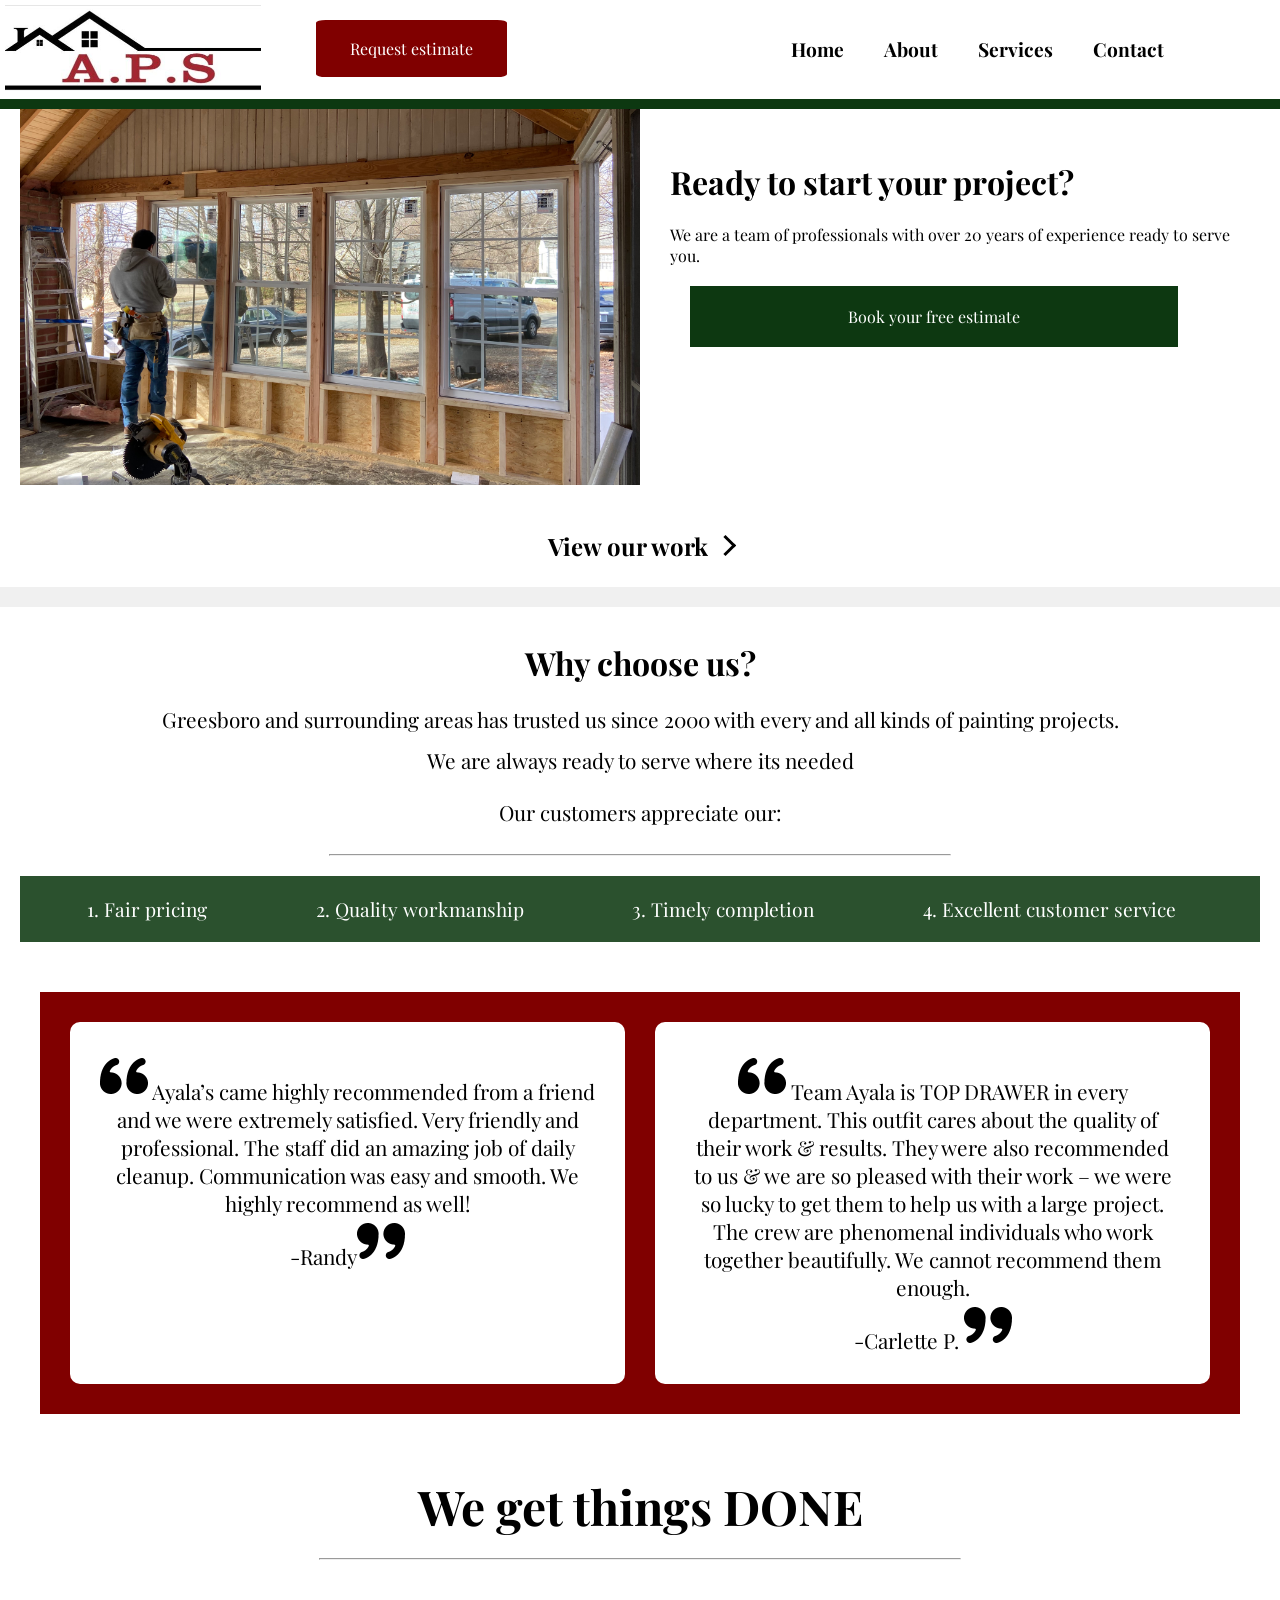
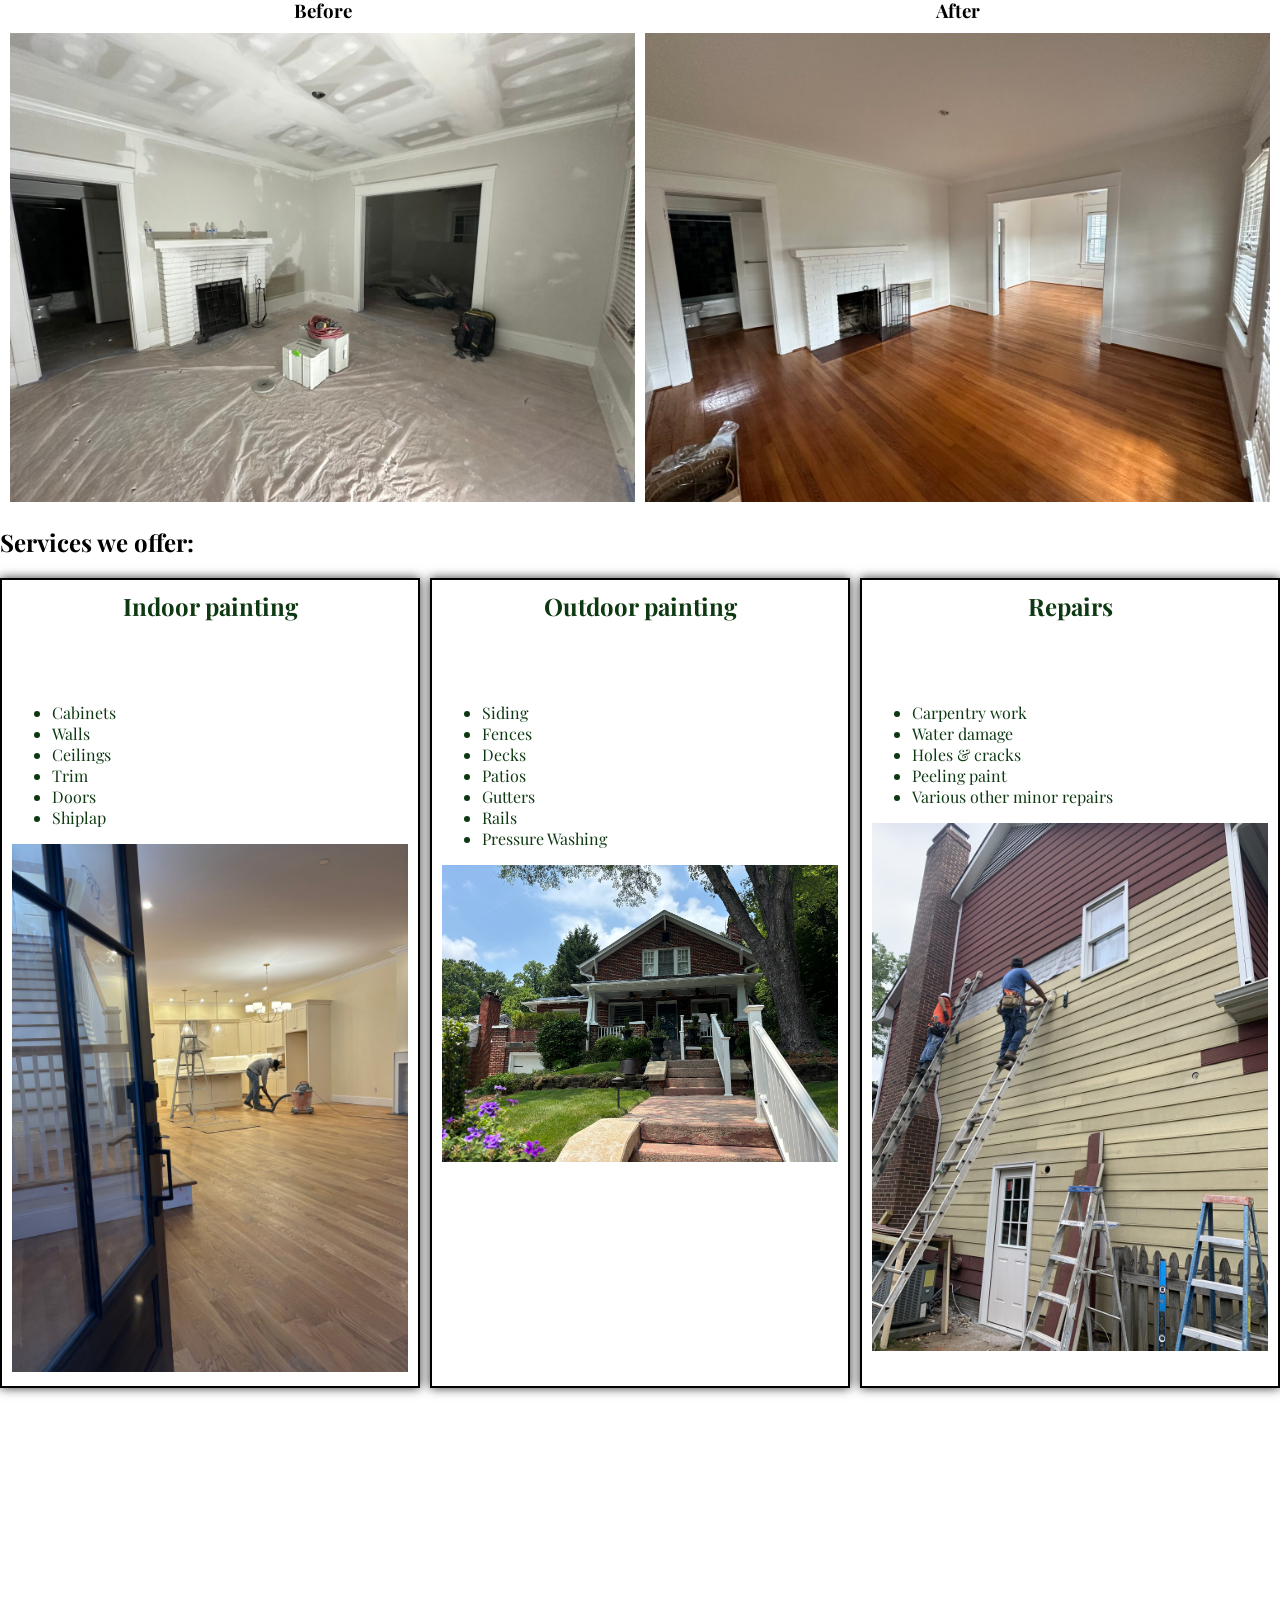
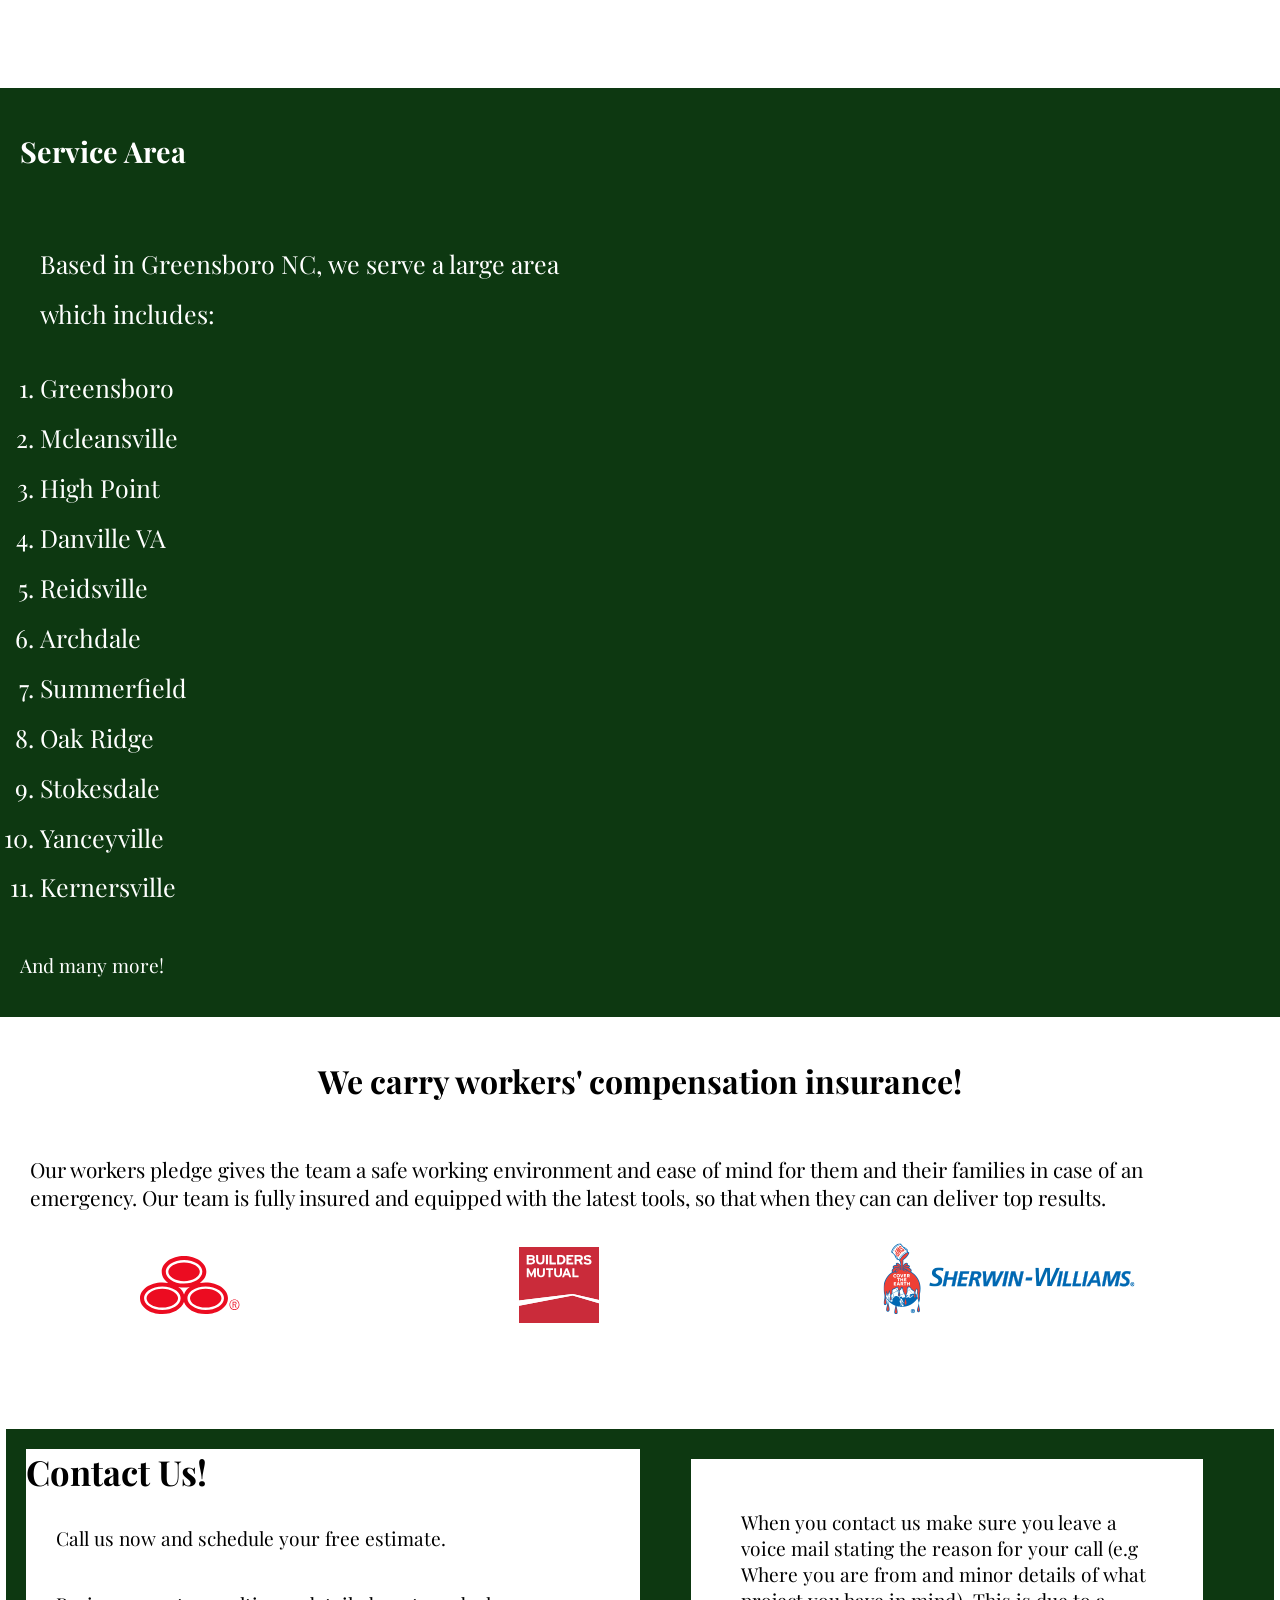
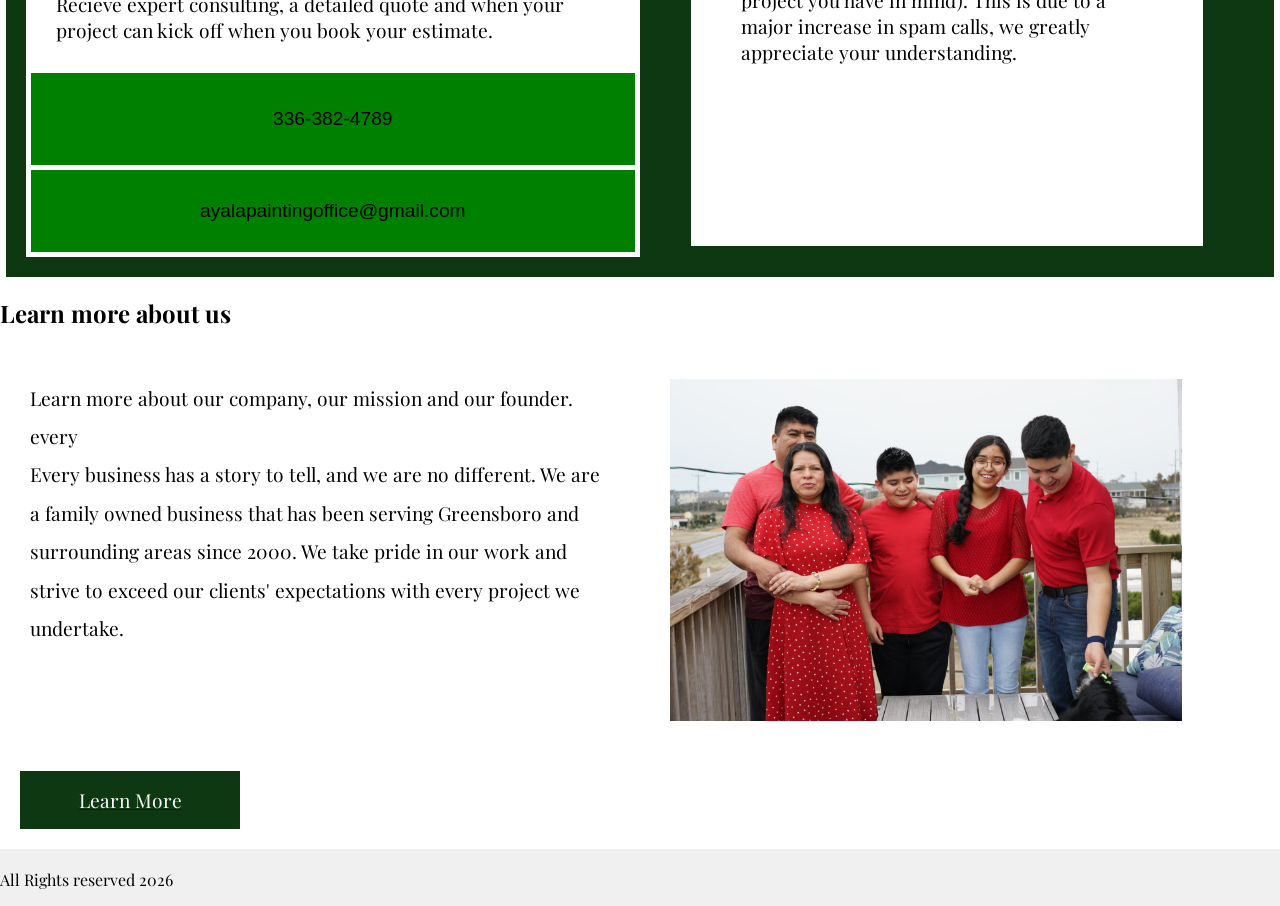
<file: index.html>
<!DOCTYPE html>
<html lang="en">
<head>
    <meta charset="UTF-8">
    <meta name="viewport" content="width=device-width, initial-scale=1.0">
    <title>Ayala Painting & Services | Serving Greensboro and Surrounding Areas</title>
    <!-- Link to external CSS stylesheet -->
    <link rel="stylesheet" href="styles.css">
    <link rel="preconnect" href="https://fonts.googleapis.com">
<link rel="preconnect" href="https://fonts.gstatic.com" crossorigin>
<link href="https://fonts.googleapis.com/css2?family=Playfair+Display:ital,wght@0,400..900;1,400..900&display=swap" rel="stylesheet">
<link rel="preconnect" href="https://fonts.googleapis.com">
<link rel="preconnect" href="https://fonts.gstatic.com" crossorigin>
<link href="https://fonts.googleapis.com/css2?family=Montserrat:ital,wght@0,100..900;1,100..900&family=Playfair+Display:ital,wght@0,400..900;1,400..900&display=swap" rel="stylesheet">
</head>
<body>

<div id="header">
<img class="logo"src="foldername/foldername/better-logo.jpg" width="20%">
 <div class="book-now">
     <a href="contact-us.html">Request estimate</a>
 </div>
<div class="nav-bar"> <ul>
      
       <li><a href="index.html">Home</a></li>
        <li><a href="about-page.html">About</a></li>
        <li><a href="services.html">Services</a></li>
        <li><a href="contact-us.html">Contact</a></li>
    

    </ul>
</div>


</div>
<div id="home">
   
<img class="home-page-img"src="home-image.jpg" alt="Home Image" width="100%">
    
    <div class="home-text">
        <h1> Ready to start your project?</h1>
    <textbox> We are a team of professionals with over 20 years of experience ready to serve you.</textbox>
<p class="estimate-btn">Book your free estimate</p>
</div>


</div>
<div class="view-projects">
    <h2> View our work</h2>
  <div class="icon"> 
</div>
</div>

<section id="main-content">
    <div class="why-choose-us"> 
   <h2>Why choose us? </h2>
  <p> Greesboro and surrounding areas has trusted us since 2000 with every and all kinds of painting projects. <br>We are always ready to serve where its needed </p>
  <p> Our customers appreciate our:
    <hr>
    
    <ul><li>Fair pricing</li>
    <li>Quality workmanship</li>
    <li>Timely completion</li>
    <li>Excellent customer service</li></ul></p>
    <div class="review-container">
    <div class="review">
        <img src="foldername/foldername/opening quote.png">
        Ayala’s came highly recommended from a friend and we were extremely satisfied. Very friendly and professional. The staff did an amazing job of daily cleanup. Communication was easy and smooth. We highly recommend as well! <br><span> -Randy</span><img src="foldername/foldername/closing quote.png"></div>
        
    <div class="review">
        <img src="foldername/foldername/opening quote.png">
        Team Ayala is TOP DRAWER in every department. This outfit cares about the quality of their work & results. They were also recommended to us & we are so pleased with their work – we were so lucky to get them to help us with a large project. The crew are phenomenal individuals who work together beautifully. We cannot recommend them enough. <br> <span> -Carlette P.</span>
    <img src="foldername/foldername/closing quote.png">
    </div>
</div>    
</div>
<div class="after-quote">
          <p class="commitment"> We get things <span>DONE</span></p>
    <hr> 
    <div class="before-after">
  
        <h3> Before</h3>
        <div><img src="foldername/foldername/img-9.jpg" alt="Before and After" width="100%"></div>
   <h3> After</h3>
        <div><img src="foldername/foldername/img-10.jpg" alt="Before and After" width="100%"></div>
    </div>
    </div>
      <h2 class="service-title">Services we offer:</h2>
    
<div  class="services-list">

   
        <div>
             <a href="services.html">
    <h3> Indoor painting</h3>
<ul> 
    <li> Cabinets</li>
    <li> Walls</li>
    <li> Ceilings</li>
    <li> Trim</li>
    <li> Doors</li>
    <li> Shiplap </li>
    </ul>
    <div>
        <img src="foldername/foldername/img-11.jpg" alt="Indoor Painting">
        </div>
    </a>
    </div>


<div>
    <a href="services.html">
    <h3> Outdoor painting</h3>
<ul> 
    <li> Siding</li>
    <li> Fences</li>
    <li> Decks</li>
    <li> Patios</li>
    <li> Gutters</li>
    <li> Rails</li>
    <li>Pressure Washing </li>
    </ul>
    <div>
    <img src="foldername/foldername/img-7.jpg" alt="outdoor Painting" >
    </a>
</div>
</a>
</div>
   
<div>
     <a href="services.html">
    <h3> Repairs</h3>
    <ul>
        <li> Carpentry work</li>
        <li> Water damage</li>
        <li> Holes & cracks</li>
        <li> Peeling paint</li>
        <li> Various other minor repairs</li>
    </ul>
    <div><img src="foldername/foldername/img-12.jpg" alt="Repairs" width="50%"></div>
 </a>
</div>


    </div>
    <div class="service-area-container">
    <div class="service-area">
        <h2>Service Area</h2>
      <ul>
         <p>Based in Greensboro NC, we serve a large area which includes: 
        
            <li>Greensboro</li>
            <li>Mcleansville</li>
            <li>High Point</li>
            <li>Danville VA</li>
            <li>Reidsville</li>
            <li>Archdale</li>
            <li>Summerfield</li>
            <li>Oak Ridge</li>
            <li>Stokesdale</li>
            <li>Yanceyville</li>
            <li>Kernersville</li>

        </ul>
       </p>
       <p> And many more!</p>
       </div>
            <div class="service-map">

            <iframe src="https://www.google.com/maps/embed?pb=!1m18!1m12!1m3!1d3302.187155882168!2d-79.8100916847829!3d36.07204208002086!2m3!1f0!2f0!3f0!3m2!1i1024!2i768!4f13.1!3m3!1m2!1s0x88532c5e7a8b6eeb%3A0x5c7b8e6e6e6e6e6e!2sGreensboro%2C%20NC%2C%20USA!5e0!3m2!1sen!2sin!4v1697041234567" style="border:0;" allowfullscreen="" width="650px" height="650px" loading="lazy" referrerpolicy="no-referrer-when-downgrade"></iframe>



            
    </div>
    </div>
      
           <div class="insurance"> 
        <h4> We carry workers' compensation insurance!</h4>
        <p> Our workers pledge gives the team a safe working environment and ease of mind for them and their families in case of an emergency. Our team is fully insured and equipped with the latest tools, so that when they can can deliver top results.  </p>
  <div class="business-icons">
    <img src="foldername/foldername/state-farm-logo-5.svg" alt="State Farm Logo" width="100px">
<img src="foldername/foldername/bmic-logo-main.svg"width="80px"> 
<img src="foldername/foldername/sw-logo-header-up.png" >
</div>
    
<div class="contact-container">
    <div class="contact-text"> 
   <h6>Contact Us!</h6>
    <p>

Call us now and schedule your free estimate.</p> 
 <p> Recieve expert consulting, 
a detailed quote and when your project can kick off when you book your estimate. </p> 
<div class="phone"><p> <a href="tel:+1336-382-4789">336-382-4789</a> </p></div>


<div class="email-2"> <a href="contact-us.html">ayalapaintingoffice@gmail.com</a></div></div>
<div class="contact-notice">
    <p> When you contact us make sure you leave a voice mail stating the reason for your call (e.g Where you are from and minor details of what project you have in mind). This is due to a major increase in spam calls, we greatly appreciate your understanding. </p>
</div>



</div> 


 

<h2> Learn more about us</h2>
<div class="about-us"> 
    
    <p>Learn more about our company, our mission and our founder.
    every <br>
    Every business has a story to tell, and we are no different. We are a family owned business that has been serving Greensboro and surrounding areas since 2000. We take pride in our work and strive to exceed our clients' expectations with every project we undertake. <br> <br>
    </p>
    

    <img src="foldername/foldername/familyphoto1.jpeg" width="200px">
    <a href="about-page.html">
<div class="about-btn"> 
    <p> Learn More </p>
</div>
</a>
</div>


</section>


      




    <!-- Link to external JavaScript file -->
    <script src="script.js"></script>
</body>
<footer> 
    <p>All Rights reserved 2026 </p>
</footer>
</html>
</file>
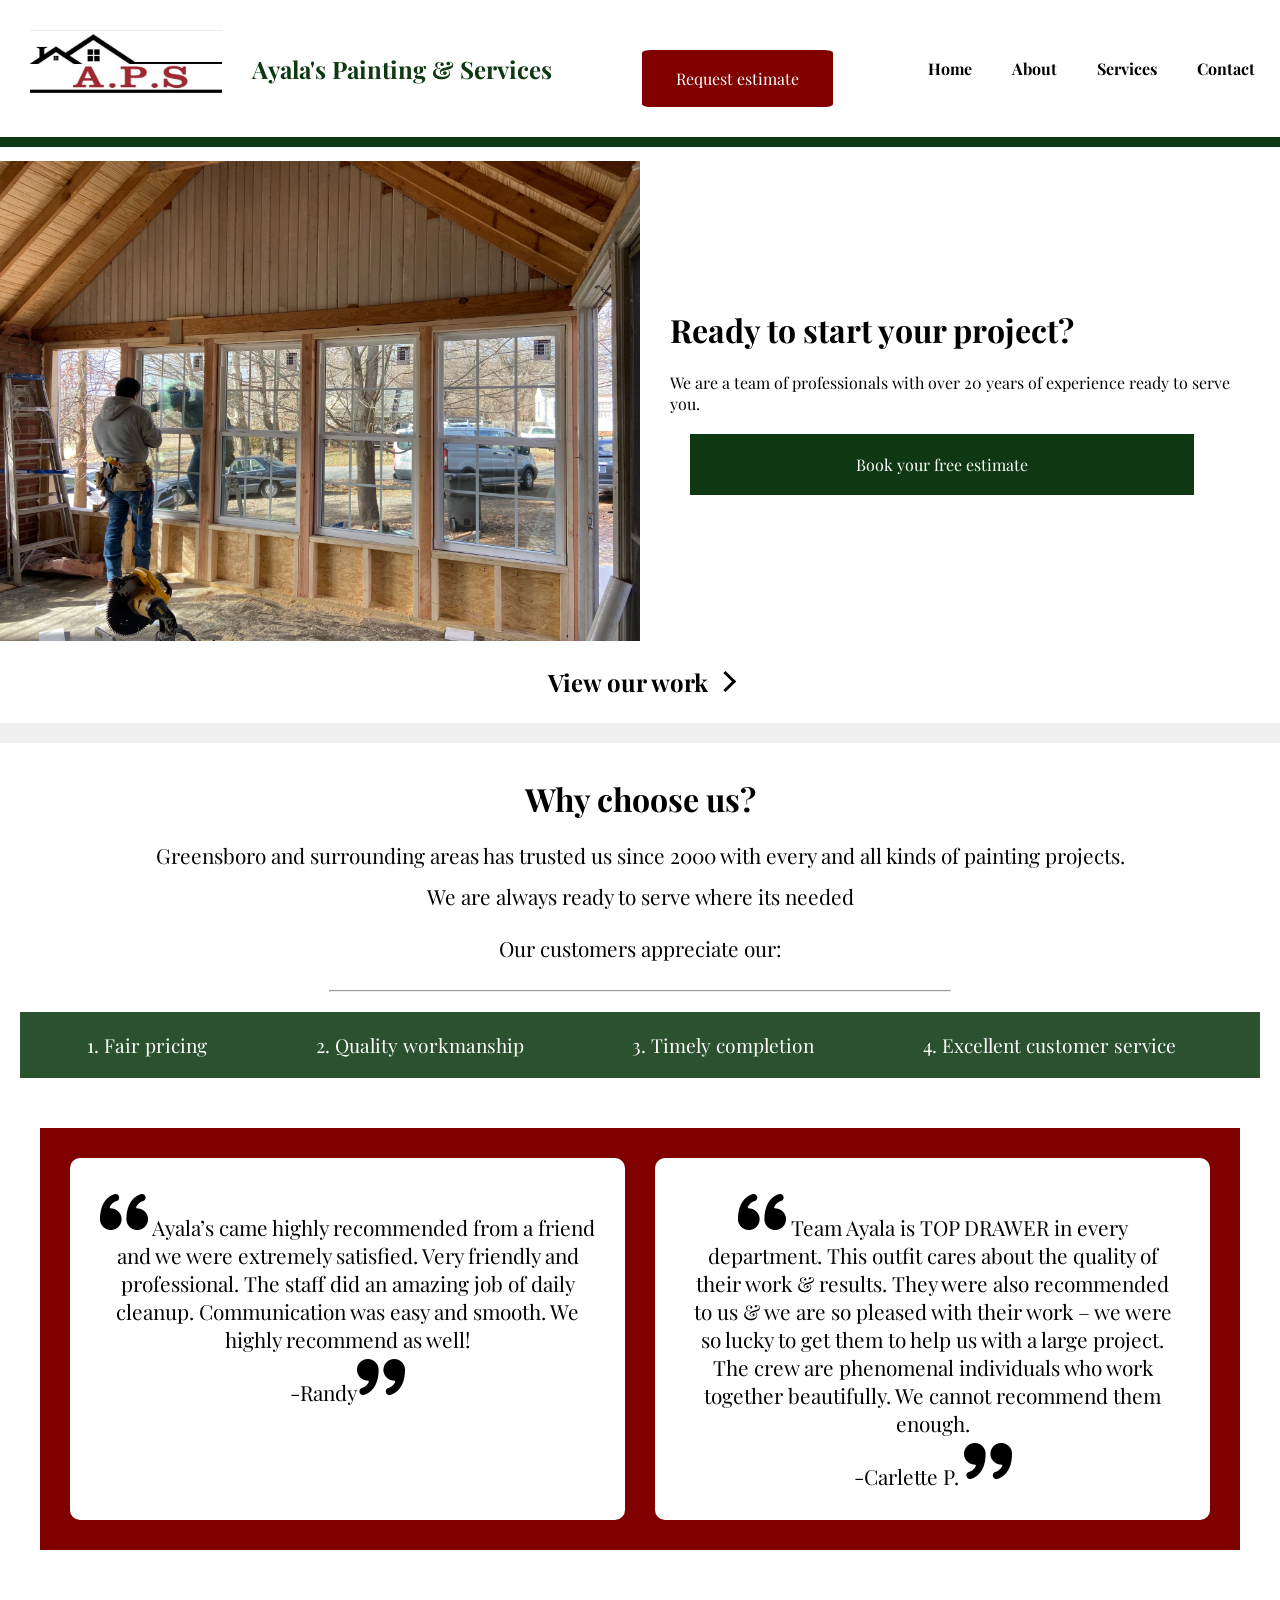
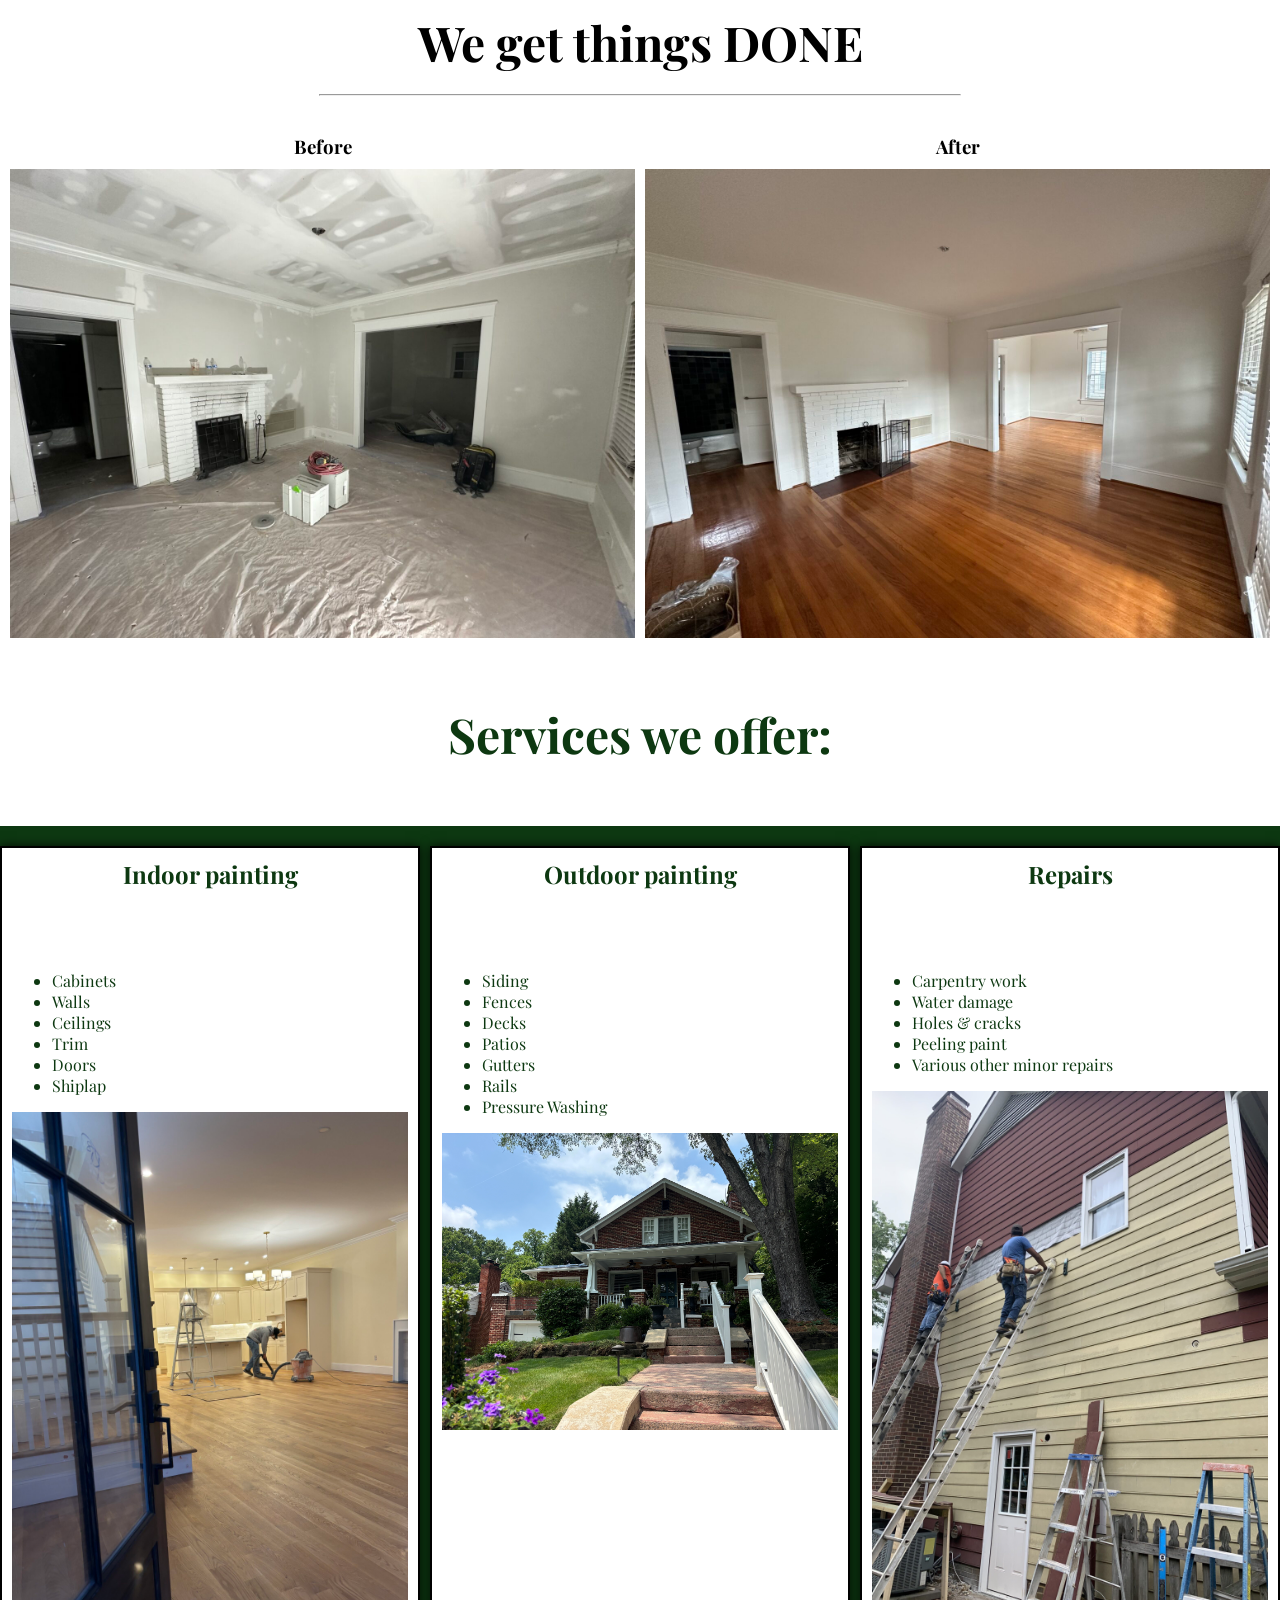
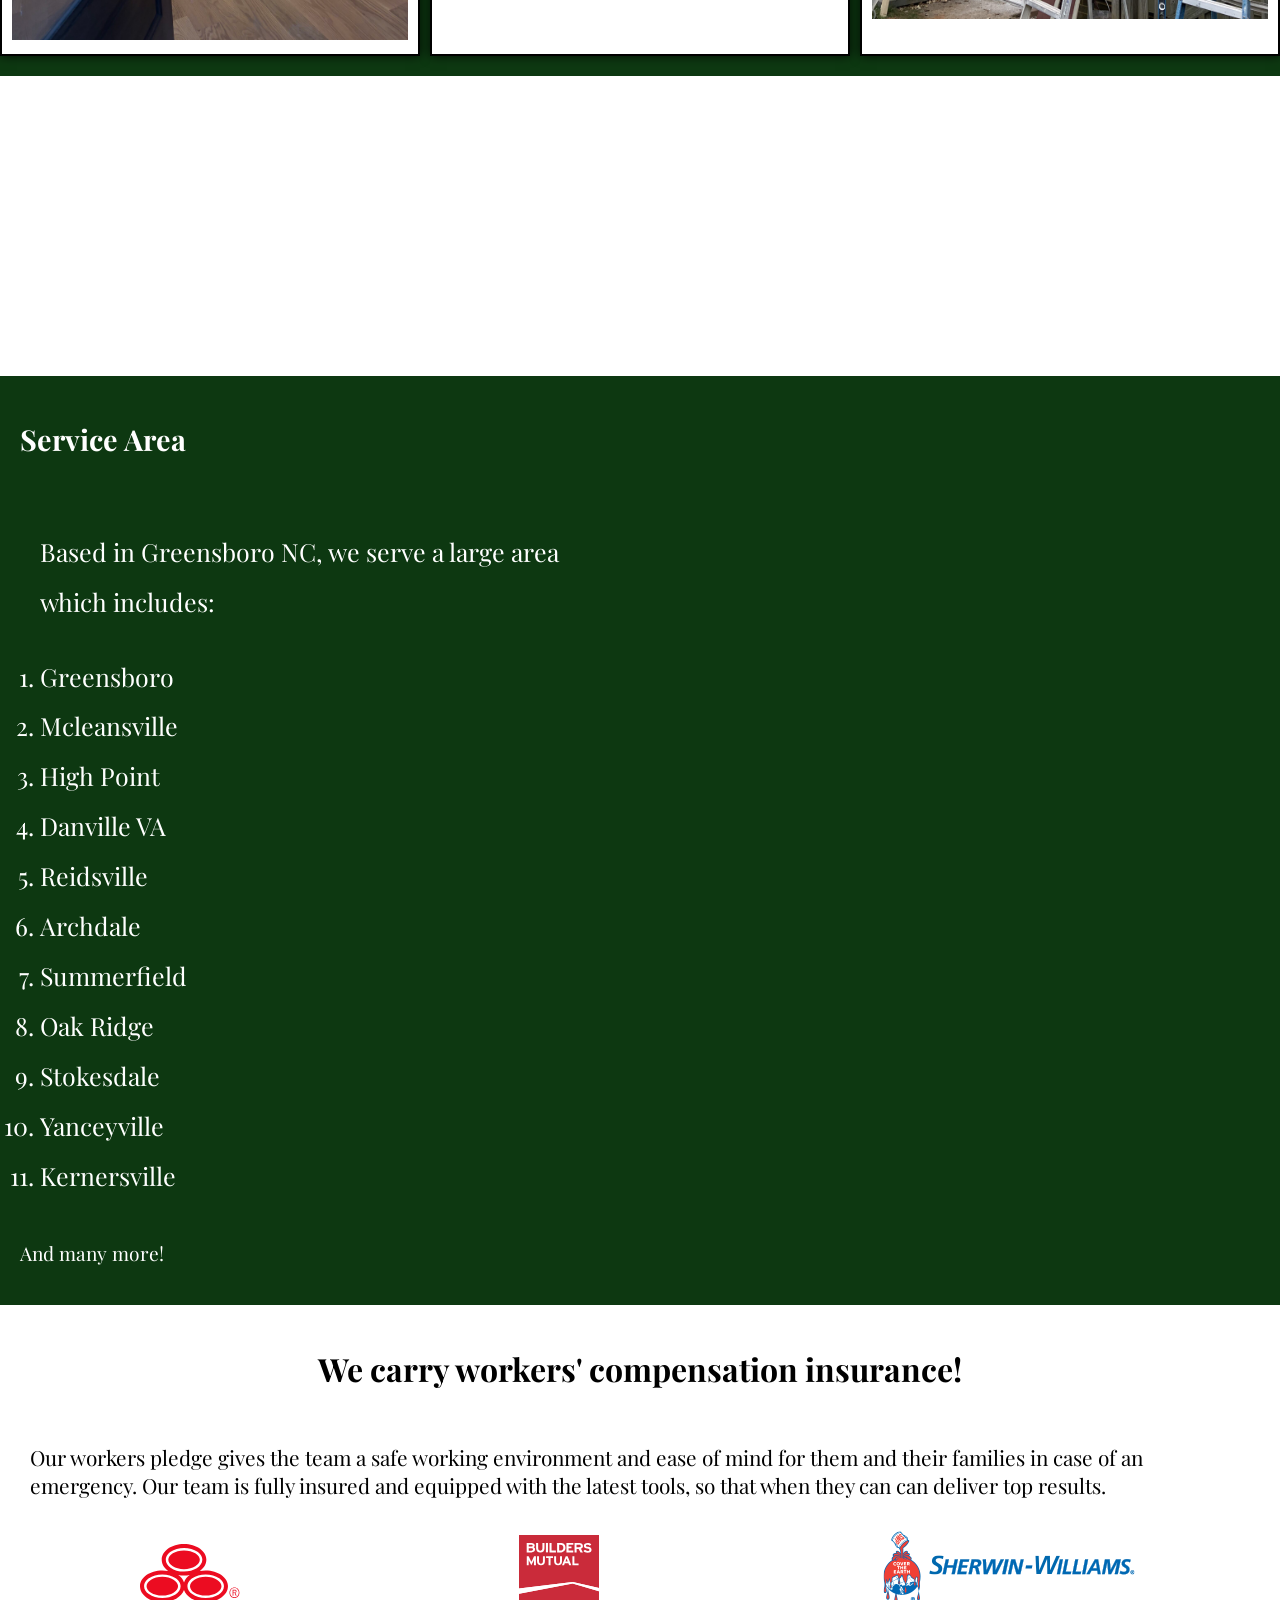
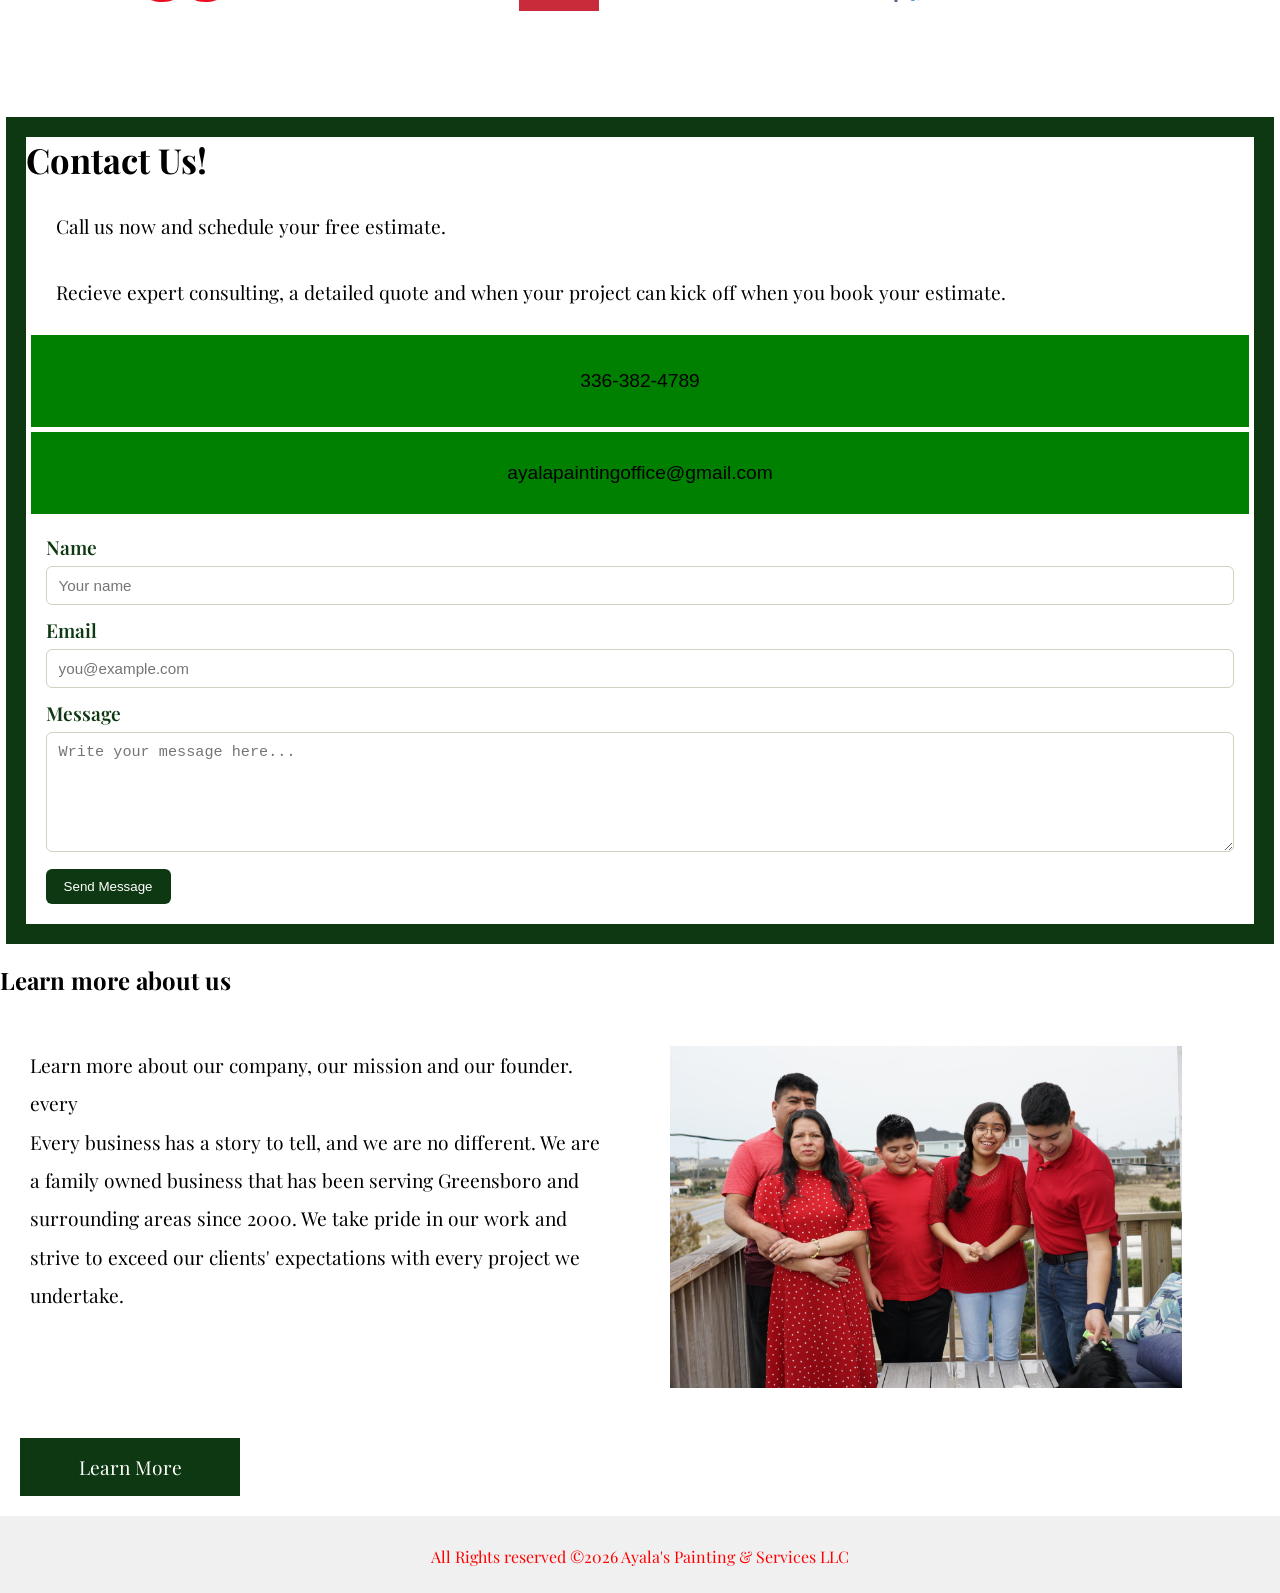
<file: tealist demo website/index.html>
<!DOCTYPE html>
<html lang="en">
<head>
    <meta charset="UTF-8">
    <meta name="viewport" content="width=device-width, initial-scale=1.0">
    <title>Ayala's Painting and Services | Serving Greensboro and Surrounding Areas</title>
    <!-- Link to external CSS stylesheet -->
    <link rel="stylesheet" href="styles.css">
    <link rel="preconnect" href="https://fonts.googleapis.com">
<link rel="preconnect" href="https://fonts.gstatic.com" crossorigin>
<link href="https://fonts.googleapis.com/css2?family=Playfair+Display:ital,wght@0,400..900;1,400..900&display=swap" rel="stylesheet">
<link rel="preconnect" href="https://fonts.googleapis.com">
<link rel="preconnect" href="https://fonts.gstatic.com" crossorigin>
<link href="https://fonts.googleapis.com/css2?family=Montserrat:ital,wght@0,100..900;1,100..900&family=Playfair+Display:ital,wght@0,400..900;1,400..900&display=swap" rel="stylesheet">
h
</head>
<!-- Google tag (gtag.js) -->
<script async src="https://www.googletagmanager.com/gtag/js?id=G-82DNTPG3P6"></script>
<script>
  window.dataLayer = window.dataLayer || [];
  function gtag(){dataLayer.push(arguments);}
  gtag('js', new Date());

  gtag('config', 'G-82DNTPG3P6');
</script>
<body>
    <script src="https://cdn.jsdelivr.net/npm/bootstrap@5.3.8/dist/js/bootstrap.bundle.min.js" integrity="sha384-FKyoEForCGlyvwx9Hj09JcYn3nv7wiPVlz7YYwJrWVcXK/BmnVDxM+D2scQbITxI" crossorigin="anonymous"></script>

<div id="header">
    <div class="logo-container">
<a href="index.html">
        <img href="index.html"class="logo"src="foldername/foldername/better-logo.jpg" width="20%"></a>
<p> Ayala's Painting & Services </p>
 <div class="book-now">
     <a href="contact-us.html">Request estimate</a>
 </div>
    </div>
<div class="nav-bar">
    <button class="nav-toggle" type="button" aria-expanded="false" aria-controls="site-nav">
        <span></span>
        <span></span>
        <span></span>
    </button>
    <ul id="site-nav">
        <li><a href="index.html">Home</a></li>
        <li><a href="about-page.html">About</a></li>
        <li><a href="services.html">Services</a></li>
        <li><a href="contact-us.html">Contact</a></li>
    </ul>
</div>



</div>
<div id="home">
   
<img class="home-page-img"src="home-image.jpg" alt="Home Image" width="100%">
    
    <div class="home-text">
        <h1> Ready to start your project?</h1>
    <textbox> We are a team of professionals with over 20 years of experience ready to serve you.</textbox>
<p class="estimate-btn">Book your free estimate</p>
</div>


</div>
<div class="view-projects">
    <h2> View our work</h2>
  <div class="icon"> 
</div>
</div>

<section id="main-content">
    <div class="why-choose-us"> 
   <h2>Why choose us? </h2>
  <p> Greensboro and surrounding areas has trusted us since 2000 with every and all kinds of painting projects. <br>We are always ready to serve where its needed </p>
  <p> Our customers appreciate our:
    <hr>
    
    <ul><li>Fair pricing</li>
    <li>Quality workmanship</li>
    <li>Timely completion</li>
    <li>Excellent customer service</li></ul></p>
    <div class="review-container">
    <div class="review">
        <img src="foldername/foldername/opening quote.png">
        Ayala’s came highly recommended from a friend and we were extremely satisfied. Very friendly and professional. The staff did an amazing job of daily cleanup. Communication was easy and smooth. We highly recommend as well! <br><span> -Randy</span><img src="foldername/foldername/closing quote.png"></div>
        
    <div class="review">
        <img src="foldername/foldername/opening quote.png">
        Team Ayala is TOP DRAWER in every department. This outfit cares about the quality of their work & results. They were also recommended to us & we are so pleased with their work – we were so lucky to get them to help us with a large project. The crew are phenomenal individuals who work together beautifully. We cannot recommend them enough. <br> <span> -Carlette P.</span>
    <img src="foldername/foldername/closing quote.png">
    </div>
</div>    
</div>
<div class="after-quote">
          <p class="commitment"> We get things <span>DONE</span></p>
    <hr> 
    <div class="before-after">
  
        <h3> Before</h3>
        <div><img src="foldername/foldername/img-9.jpg" alt="Before and After" width="100%"></div>
   <h3> After</h3>
        <div><img src="foldername/foldername/img-10.jpg" alt="Before and After" width="100%"></div>
    </div>
    </div>
      <h2 class="service-title">Services we offer:</h2>
    
<div  class="services-list">

   
        <div>
             <a href="services.html">
    <h3> Indoor painting</h3>
<ul> 
    <li> Cabinets</li>
    <li> Walls</li>
    <li> Ceilings</li>
    <li> Trim</li>
    <li> Doors</li>
    <li> Shiplap </li>
    </ul>
    <div>
        <img src="foldername/foldername/img-11.jpg" alt="Indoor Painting">
        </div>
    </a>
    </div>


<div>
    <a href="services.html">
    <h3> Outdoor painting</h3>
<ul> 
    <li> Siding</li>
    <li> Fences</li>
    <li> Decks</li>
    <li> Patios</li>
    <li> Gutters</li>
    <li> Rails</li>
    <li>Pressure Washing </li>
    </ul>
    <div>
    <img src="foldername/foldername/img-7.jpg" alt="outdoor Painting" >
    </a>
</div>
</a>
</div>
   
<div>
     <a href="services.html">
    <h3> Repairs</h3>
    <ul>
        <li> Carpentry work</li>
        <li> Water damage</li>
        <li> Holes & cracks</li>
        <li> Peeling paint</li>
        <li> Various other minor repairs</li>
    </ul>
    <div><img src="foldername/foldername/img-12.jpg" alt="Repairs" width="50%"></div>
 </a>
</div>


    </div>
    <div class="service-area-container">
    <div class="service-area">
        <h2>Service Area</h2>
      <ul>
         <p>Based in Greensboro NC, we serve a large area which includes: 
        
            <li>Greensboro</li>
            <li>Mcleansville</li>
            <li>High Point</li>
            <li>Danville VA</li>
            <li>Reidsville</li>
            <li>Archdale</li>
            <li>Summerfield</li>
            <li>Oak Ridge</li>
            <li>Stokesdale</li>
            <li>Yanceyville</li>
            <li>Kernersville</li>

        </ul>
       </p>
       <p> And many more!</p>
       </div>
            <div class="service-map">

            <iframe src="https://www.google.com/maps/embed?pb=!1m18!1m12!1m3!1d3302.187155882168!2d-79.8100916847829!3d36.07204208002086!2m3!1f0!2f0!3f0!3m2!1i1024!2i768!4f13.1!3m3!1m2!1s0x88532c5e7a8b6eeb%3A0x5c7b8e6e6e6e6e6e!2sGreensboro%2C%20NC%2C%20USA!5e0!3m2!1sen!2sin!4v1697041234567" style="border:0;" allowfullscreen="" width="650px" height="650px" loading="lazy" referrerpolicy="no-referrer-when-downgrade"></iframe>



            
    </div>
    </div>
      
           <div class="insurance"> 
        <h4> We carry workers' compensation insurance!</h4>
        <p> Our workers pledge gives the team a safe working environment and ease of mind for them and their families in case of an emergency. Our team is fully insured and equipped with the latest tools, so that when they can can deliver top results.  </p>
  <div class="business-icons">
    <img src="foldername/foldername/state-farm-logo-5.svg" alt="State Farm Logo" width="100px">
<img src="foldername/foldername/bmic-logo-main.svg"width="80px"> 
<img src="foldername/foldername/sw-logo-header-up.png" >
</div>
    
<div class="contact-container">
    <div class="contact-text"> 
   <h6>Contact Us!</h6>
    <p>

Call us now and schedule your free estimate.</p> 
 <p> Recieve expert consulting, 
a detailed quote and when your project can kick off when you book your estimate. </p> 
<div class="phone"><p> <a href="tel:+1336-382-4789">336-382-4789</a> </p></div>


<div class="email-2"> <a href="contact-us.html">ayalapaintingoffice@gmail.com</a></div>

<form class="contact-form" action="https://formspree.io/f/xkolzppe/" method="POST">
    <div>
        <label for="name">Name</label>
        <input type="text" id="name" name="name" placeholder="Your name" required minlength="2">
    </div>
    <div>
        <label for="email">Email</label>
        <input type="email" id="email" name="email" placeholder="you@example.com" required>
    </div>
    <div>
        <label for="message">Message</label>
        <textarea id="message" name="message" placeholder="Write your message here..." required></textarea>
    </div>
    <button type="submit">Send Message</button>
</form></div>




</div> 


 

<h2> Learn more about us</h2>
<div class="about-us"> 
    
    <p>Learn more about our company, our mission and our founder.
    every <br>
    Every business has a story to tell, and we are no different. We are a family owned business that has been serving Greensboro and surrounding areas since 2000. We take pride in our work and strive to exceed our clients' expectations with every project we undertake. <br> <br>
    </p>
    

    <img src="foldername/foldername/familyphoto1.jpeg" width="200px">
<div class="about-btn"> 
    <p href="#about.html/new-about.html/"> Learn More </p>
</div>
</div>


</section>


      




    <!-- Link to external JavaScript file -->
    <script src="script.js"></script>
</body>
<footer> 
    <p>All Rights reserved ©2026 Ayala's Painting & Services LLC</p>
</footer>
</html>
</file>
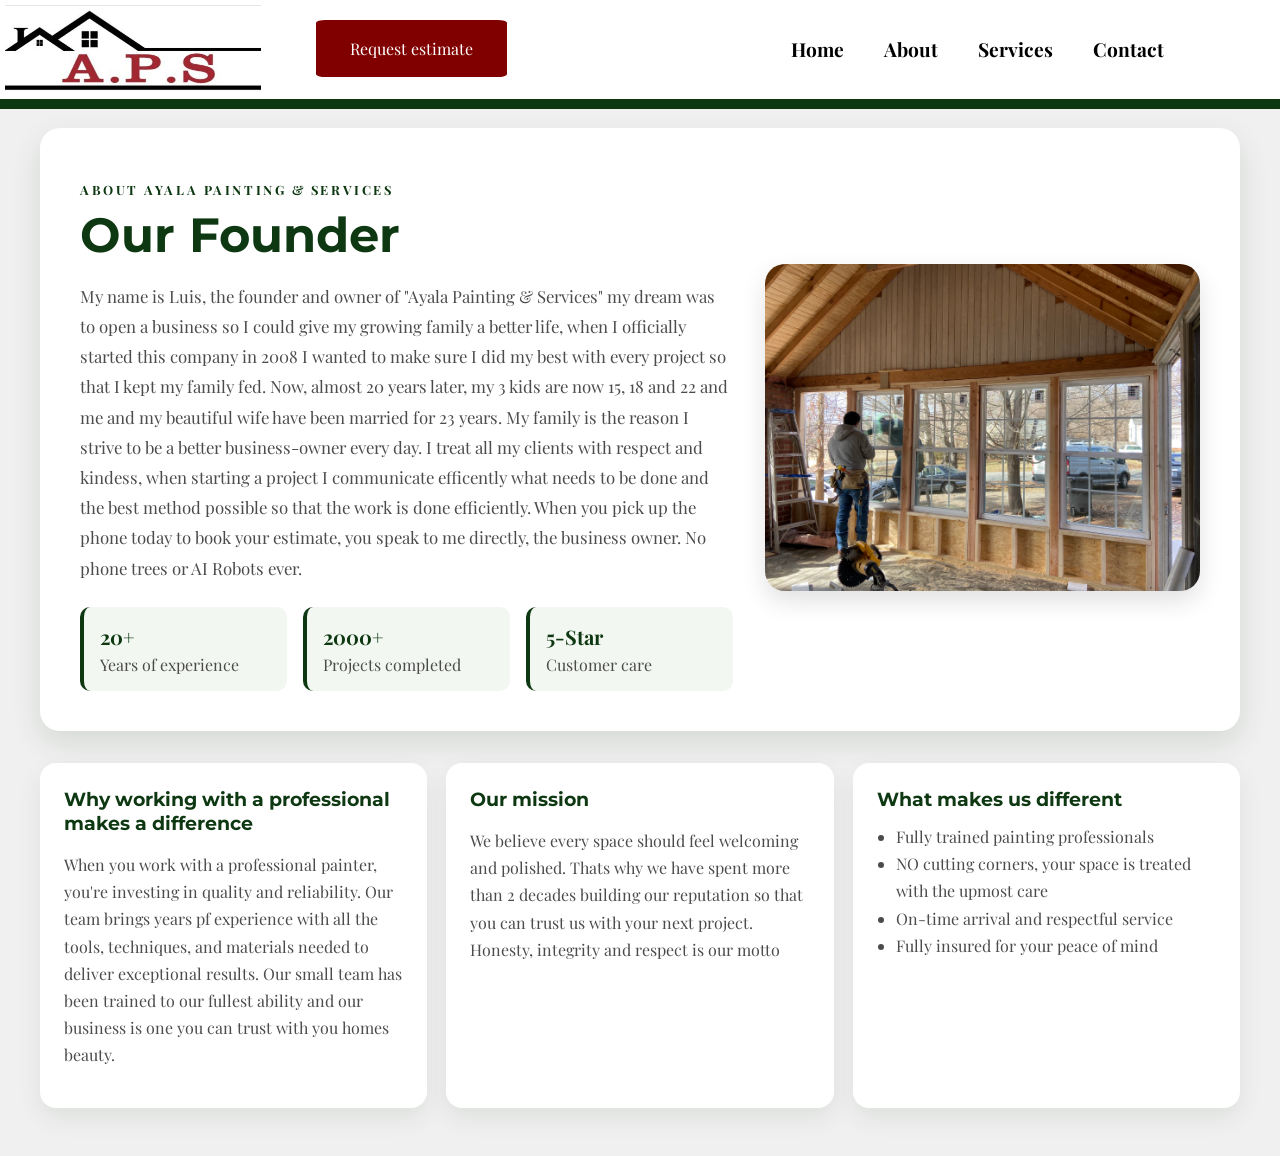
<file: about-page.html>
<!DOCTYPE html>
<html lang="en">
<head>
    <meta charset="UTF-8">
    <meta name="viewport" content="width=device-width, initial-scale=1.0">
    <title>About Us | Ayala's Painting & Services </title>
    <link rel="stylesheet" href="styles.css">
    <link rel="preconnect" href="https://fonts.googleapis.com">
    <link rel="preconnect" href="https://fonts.gstatic.com" crossorigin>
    <link href="https://fonts.googleapis.com/css2?family=Montserrat:ital,wght@0,100..900;1,100..900&family=Playfair+Display:ital,wght@0,400..900;1,400..900&display=swap" rel="stylesheet">
</head>
<body>
    <div id="header">
        <img class="logo" src="foldername/foldername/better-logo.jpg" width="20%" alt="Tealist logo">
        <div class="book-now">
            <a href="contact-us.html">Request estimate</a>
        </div>
        <div class="nav-bar">
            <ul>
                <li><a href="index.html">Home</a></li>
                <li><a href="about-page.html">About</a></li>
                <li><a href="services.html">Services</a></li>
                <li><a href="contact-us.html">Contact</a></li>
            </ul>
        </div>
    </div>

    <main class="about-page">
        <section class="about-hero">
            <div class="about-text">
                <p class="eyebrow">About Ayala Painting & Services</p>
                <h1>Our Founder</h1>
                <p class="about-intro">My name is Luis, the founder and owner of "Ayala Painting & Services" my dream was to open a business so I could give my growing family a better life, when I officially started this company
                     in 2008 I wanted to make sure I did my best with every project so that I kept my family fed. Now, almost 20 years later, 
                     my 3 kids are now 15, 18 and 22 and me and my beautiful wife have been married for 23 years. My family is the reason I strive to be a better business-owner every day. I treat all my clients with respect and kindess, when starting a project I communicate efficently what needs to be done and the best method possible so that the work is done efficiently. When you pick up the phone today to book your estimate, you speak to me directly, the business owner. No phone trees or AI Robots ever.

                <div class="about-meta">
                    <div>
                        <strong>20+</strong>
                        <p>Years of experience</p>
                    </div>
                    <div>
                        <strong>2000+</strong>
                        <p>Projects completed</p>
                    </div>
                    <div>
                        <strong>5-Star</strong>
                        <p>Customer care</p>
                    </div>
                </div>
            </div>

            <div class="about-photo">
                <img src="home-image.jpg" alt="Painting team in action">
            </div>
        </section>

        <section class="about-details">
            <article class="about-detail">
                <h2> Why working with a professional makes a difference</h2>
                <p>When you work with a professional painter, you're investing in quality and reliability. Our team brings years pf experience with all the tools, techniques, and materials needed to deliver exceptional results. Our small team has been trained to our fullest ability and our business is one you can trust with you homes beauty.</p>
            </article>
            <article class="about-detail">
                <h2>Our mission</h2>
                <p>We believe every space should feel welcoming and polished. Thats why we have spent more than 2 decades building our reputation so that you can trust us with your next project. Honesty, integrity and respect is our motto </p>
            </article>
            <article class="about-detail">
                <h2>What makes us different</h2>
                <ul>
                    <li>Fully trained painting professionals</li>
                    <li>NO cutting corners, your space is treated with the upmost care</li>
                    <li>On-time arrival and respectful service</li>
                    <li>Fully insured for your peace of mind</li>
                </ul>
            </article>
        </section>
    </main>
</body>
</html>
</file>
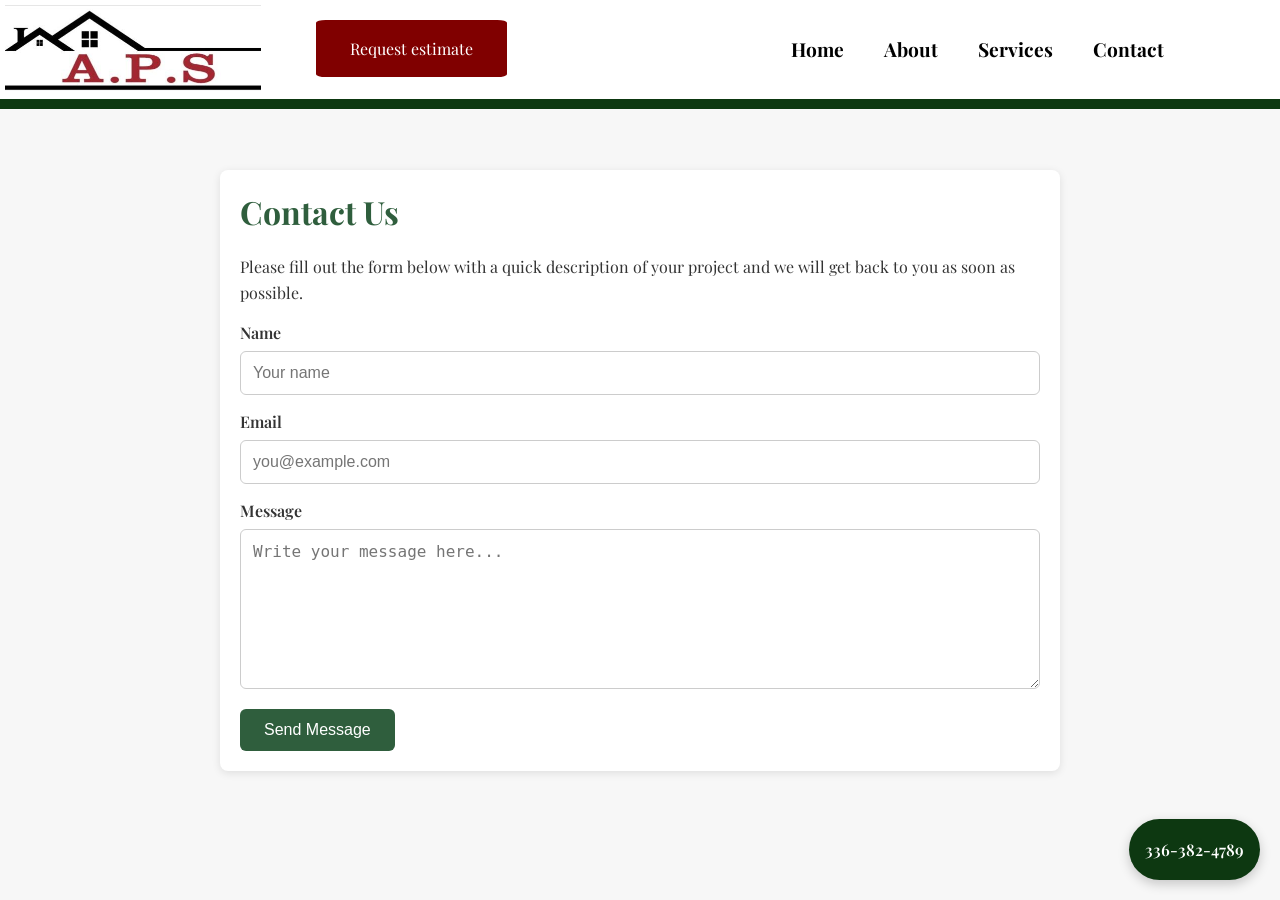
<file: contact-us.html>
<!DOCTYPE html>
<html lang="en">
<head>
  <meta charset="UTF-8">
  <meta name="viewport" content="width=device-width, initial-scale=1.0">
  <title>Contact Us</title>
  <link rel="stylesheet" href="styles.css">
  <link rel="preconnect" href="https://fonts.googleapis.com">
<link rel="preconnect" href="https://fonts.gstatic.com" crossorigin>
<link href="https://fonts.googleapis.com/css2?family=Playfair+Display:ital,wght@0,400..900;1,400..900&display=swap" rel="stylesheet">
<link rel="preconnect" href="https://fonts.googleapis.com">
<link rel="preconnect" href="https://fonts.gstatic.com" crossorigin>
<link href="https://fonts.googleapis.com/css2?family=Montserrat:ital,wght@0,100..900;1,100..900&family=Playfair+Display:ital,wght@0,400..900;1,400..900&display=swap" rel="stylesheet">
</head>
  </head>
  <style>
    body {
      font-family: Playfair Display, sans-serif;
      margin: 0;
      padding: 0;
      padding-top: 130px;
      background: #f7f7f7;
      color: #333;
    }
    .container {
      max-width: 800px;
      margin: 40px auto;
      padding: 20px;
      background: #fff;
      box-shadow: 0 2px 8px rgba(0,0,0,0.1);
      border-radius: 8px;
    }
    h1 {
      margin-top: 0;
      color: #2f5e3d;
    }
    p {
      line-height: 1.6;
    }
    form {
      display: grid;
      gap: 16px;
    }
    label {
      display: block;
      font-weight: 600;
      margin-bottom: 8px;
    }
    input, textarea {
      width: 100%;
      padding: 12px;
      border: 1px solid #ccc;
      border-radius: 6px;
      font-size: 1rem;
      box-sizing: border-box;
      transition: border-color 0.2s ease, box-shadow 0.2s ease;
    }
    input:user-invalid, textarea:user-invalid {
      border-color: #d9534f;
      box-shadow: 0 0 0 2px rgba(217, 83, 79, 0.15);
    }
    textarea {
      min-height: 160px;
      resize: vertical;

    }
    button {
      width: fit-content;
      padding: 12px 24px;
      background: #2f5e3d;
      color: #fff;
      border: none;
      border-radius: 6px;
      cursor: pointer;
      font-size: 1rem;
    }
    button:hover {
      background: white;
    }
    .floating-call {
      position: fixed;
      right: 20px;
      bottom: 20px;
      display: flex;
      align-items: center;
      gap: 8px;
      background: #0d3811;
      color: white;
      text-decoration: none;
      padding: 20px 16px;
      border-radius: 999px;
      box-shadow: 0 4px 12px rgba(0,0,0,0.2);
      z-index: 1000;
      font-weight: 600;
    }
    .floating-call:hover {
      background: #2f5e3d;
    }
    
    
  </style>
</head>
<body>
  <div id="header">
    <img class="logo" src="foldername/foldername/better-logo.jpg" alt="Logo" width="20%">
    <div class="book-now">
      <a href="contact-us.html">Request estimate</a>
    </div>
    <div class="nav-bar">
      <ul>
        <li><a href="index.html">Home</a></li>
        <li><a href="about-page.html">About</a></li>
        <li><a href="services.html">Services</a></li>
        <li><a href="contact-us.html">Contact</a></li>
      </ul>
    </div>
  </div>
  <div class="container">
    <h1>Contact Us</h1>
    <p>Please fill out the form below with a quick description of your project and we will get back to you as soon as possible.</p>
    <form action="https://formspree.io/f/xkolzppe/"
     method="POST">
      <div>
        <label for="name">Name</label>
        <input type="text" id="name" name="name" placeholder="Your name" required minlength="2">
      </div>
      <div>
        <label for="email">Email</label>
        <input type="email" id="email" name="email" placeholder="you@example.com" required>
      </div>
      <div>
        <label for="message">Message</label>
        <textarea id="message" name="message" placeholder="Write your message here..." required></textarea>
      </div>
      <button type="submit">Send Message</button>
    </form>
  </div>
  <a href="tel:336-382-4789" class="floating-call">336-382-4789</a>
</body>
</html>
</file>
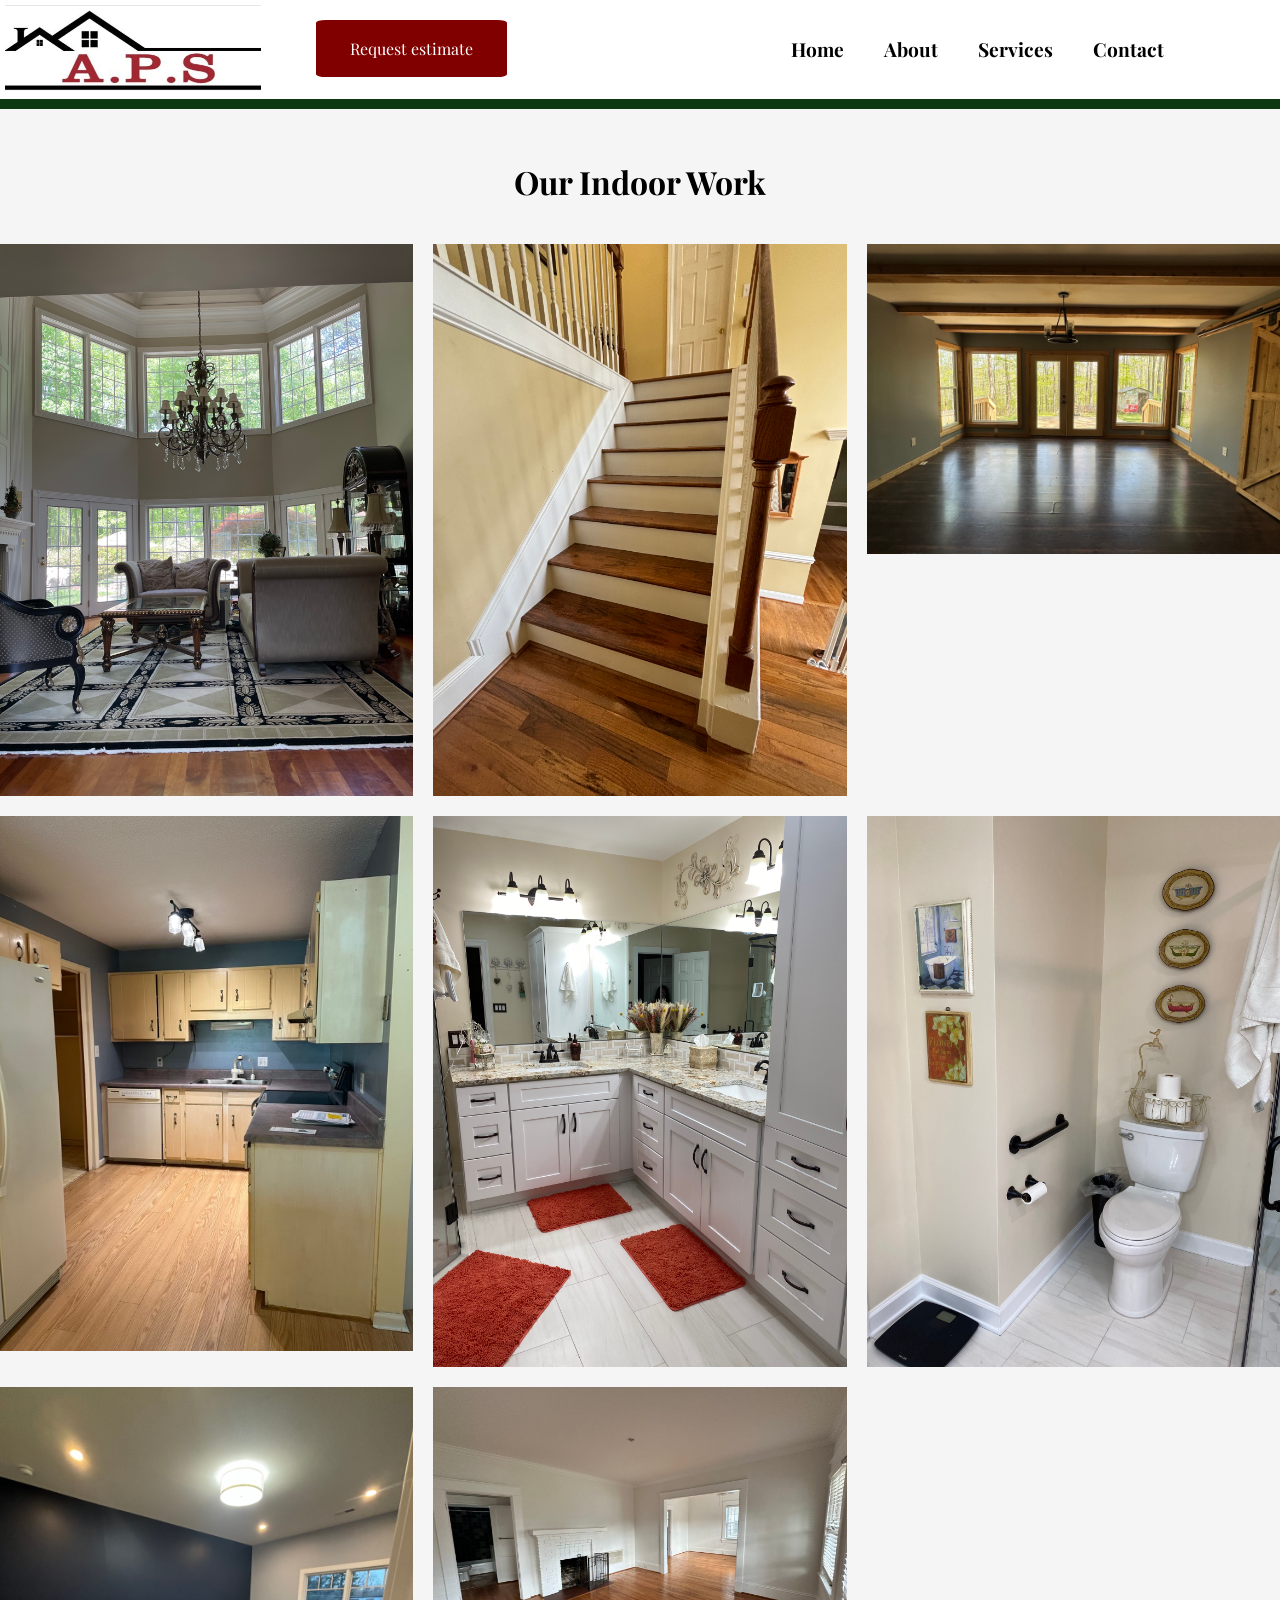
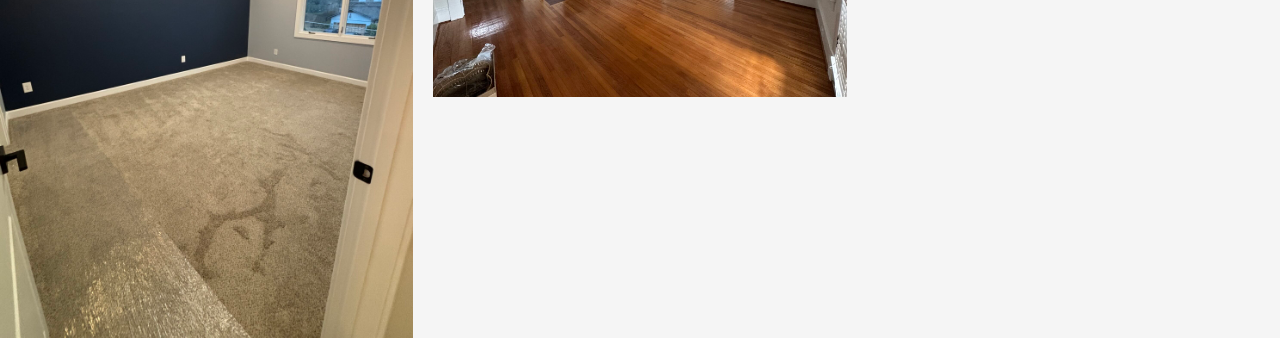
<file: services.html>
<!DOCTYPE html>
<html lang="en">
<head>
    <meta charset="UTF-8">
    <meta name="viewport" content="width=device-width, initial-scale=1.0">
        <title>Services & Gallery | Ayala Painting & Services</title>
    <link rel="stylesheet" href="styles.css">
    <link rel="stylesheet" href="services.css">
    <link rel="preconnect" href="https://fonts.googleapis.com">
    <link rel="preconnect" href="https://fonts.gstatic.com" crossorigin>
    <link href="https://fonts.googleapis.com/css2?family=Montserrat:ital,wght@0,100..900;1,100..900&family=Playfair+Display:ital,wght@0,400..900;1,400..900&display=swap" rel="stylesheet">
</head>
<body>

    <div id="header">
        <img class="logo" src="foldername/foldername/better-logo.jpg" alt="Logo" width="20%">
        <div class="book-now">
            <a href="contact-us.html">Request estimate</a>
        </div>
        <div class="nav-bar">
            <ul>
                <li><a href="index.html">Home</a></li>
                <li><a href="about-page.html">About</a></li>
                <li><a href="services.html">Services</a></li>
                <li><a href="contact-us.html">Contact</a></li>
            </ul>
        </div>
    </div>

<h1>Our Indoor Work </h1>
<section class="indoor-gallery"> 
    <div class="image">
       <img src="foldername/foldername/img-1.jpg" alt="Indoor Work 1 " width="100%">
       <img src="foldername/foldername/img-2.jpg" alt="Indoor Work 2 " width="100%">
       <img src="foldername/foldername/img-3.jpg" alt="Indoor Work 3 " width="100%">
       <img src="foldername/foldername/img-4.jpg" alt="Indoor Work 4 " width="100%">
       <img src="foldername/foldername/img-5.jpg" alt="Indoor Work 5 " width="100%">
       <img src="foldername/foldername/img-6.jpg" alt="Indoor Work 6 " width="100%">
       <img src="foldername/foldername/img-8.jpg" alt="Indoor Work 7" width="100%">
       <img src="foldername/foldername/img-10.jpg" alt="Indoor Work 8 " width="100%">

    </div>

   
</section>
<section class="outdoor-gallery"> 
    <div class="image"></div>
    <div class="image"></div>
    <div class="image"></div>
    <div class="image"></div>
    <div class="image"></div>
    <div class="image"></div>
    <div class="image"></div>
    <div class="image"></div>
    <div class="image"></div>
    <div class="image"></div>
</section>

<section class="repairs-galley"> 
<div class="image"></div>
<div class="image"></div>
<div class="image"></div>
<div class="image"></div>
<div class="image"></div>
<div class="image"></div>
<div class="image"></div>
<div class="image"></div>
<div class="image"></div>
<div class="image"></div>    
</section>
</body>
</html>
</file>
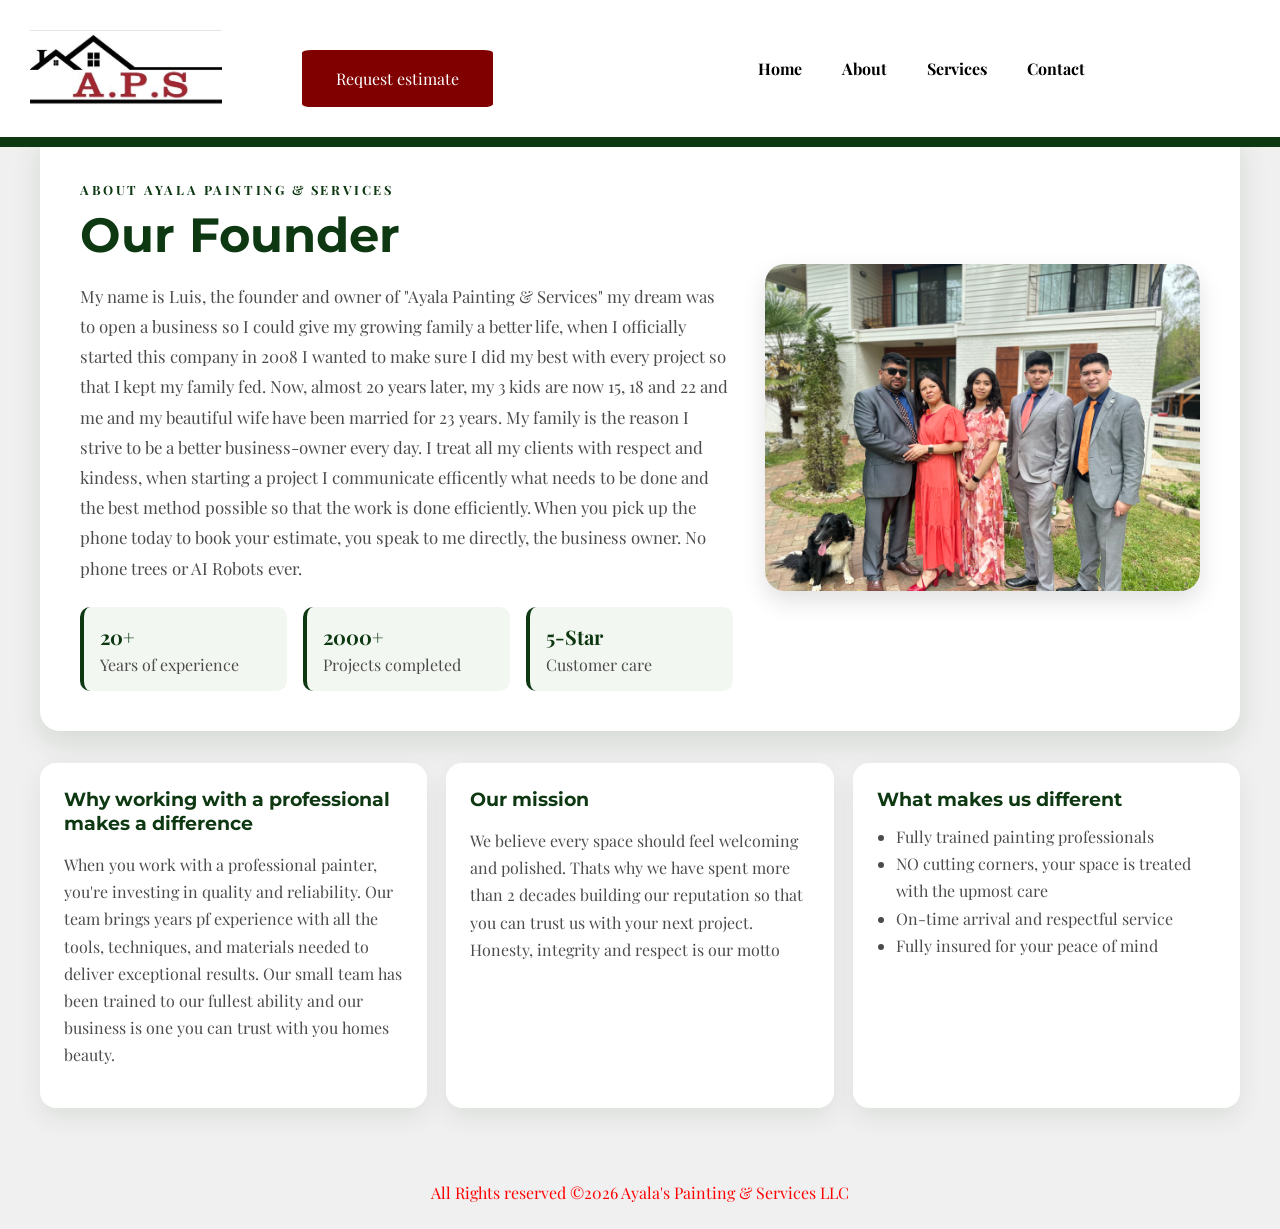
<file: tealist demo website/about-page.html>
<!DOCTYPE html>
<html lang="en">
<head>
    <meta charset="UTF-8">
    <meta name="viewport" content="width=device-width, initial-scale=1.0">
    <title>About Us | Ayala's Painting and Services </title>
    <link rel="stylesheet" href="styles.css">
    <link rel="preconnect" href="https://fonts.googleapis.com">
    <link rel="preconnect" href="https://fonts.gstatic.com" crossorigin>
    <link href="https://fonts.googleapis.com/css2?family=Montserrat:ital,wght@0,100..900;1,100..900&family=Playfair+Display:ital,wght@0,400..900;1,400..900&display=swap" rel="stylesheet">
</head>
<!-- Google tag (gtag.js) -->
<script async src="https://www.googletagmanager.com/gtag/js?id=G-82DNTPG3P6"></script>
<script>
  window.dataLayer = window.dataLayer || [];
  function gtag(){dataLayer.push(arguments);}
  gtag('js', new Date());

  gtag('config', 'G-82DNTPG3P6');
</script>
<body>
    <div id="header">
        <div class="logo-container">
            <img class="logo" src="foldername/foldername/better-logo.jpg" width="20%" alt="Tealist logo">
            <div class="book-now">
                <a href="contact-us.html">Request estimate</a>
            </div>
        </div>
        <div class="nav-bar">
            <button class="nav-toggle" type="button" aria-expanded="false" aria-controls="site-nav">
                <span></span>
                <span></span>
                <span></span>
            </button>
            <ul id="site-nav">
                <li><a href="index.html">Home</a></li>
                <li><a href="about-page.html">About</a></li>
                <li><a href="services.html">Services</a></li>
                <li><a href="contact-us.html">Contact</a></li>
            </ul>
        </div>
    </div>

    <main class="about-page">
        <section class="about-hero">
            <div class="about-text">
                <p class="eyebrow">About Ayala Painting & Services</p>
                <h1>Our Founder</h1>
                <p class="about-intro">My name is Luis, the founder and owner of "Ayala Painting & Services" my dream was to open a business so I could give my growing family a better life, when I officially started this company
                     in 2008 I wanted to make sure I did my best with every project so that I kept my family fed. Now, almost 20 years later, 
                     my 3 kids are now 15, 18 and 22 and me and my beautiful wife have been married for 23 years. My family is the reason I strive to be a better business-owner every day. I treat all my clients with respect and kindess, when starting a project I communicate efficently what needs to be done and the best method possible so that the work is done efficiently. When you pick up the phone today to book your estimate, you speak to me directly, the business owner. No phone trees or AI Robots ever.

                <div class="about-meta">
                    <div>
                        <strong>20+</strong>
                        <p>Years of experience</p>
                    </div>
                    <div>
                        <strong>2000+</strong>
                        <p>Projects completed</p>
                    </div>
                    <div>
                        <strong>5-Star</strong>
                        <p>Customer care</p>
                    </div>
                </div>
            </div>

            <div class="about-photo">
                <img src="foldername/foldername/about us image .jpeg   " alt="Painting team in action">
            </div>
        </section>

        <section class="about-details">
            <article class="about-detail">
                <h2> Why working with a professional makes a difference</h2>
                <p>When you work with a professional painter, you're investing in quality and reliability. Our team brings years pf experience with all the tools, techniques, and materials needed to deliver exceptional results. Our small team has been trained to our fullest ability and our business is one you can trust with you homes beauty.</p>
            </article>
            <article class="about-detail">
                <h2>Our mission</h2>
                <p>We believe every space should feel welcoming and polished. Thats why we have spent more than 2 decades building our reputation so that you can trust us with your next project. Honesty, integrity and respect is our motto </p>
            </article>
            <article class="about-detail">
                <h2>What makes us different</h2>
                <ul>
                    <li>Fully trained painting professionals</li>
                    <li>NO cutting corners, your space is treated with the upmost care</li>
                    <li>On-time arrival and respectful service</li>
                    <li>Fully insured for your peace of mind</li>
                </ul>
            </article>
        </section>
    </main>
    <script src="script.js"></script>
    <footer> 
    <p>All Rights reserved ©2026 Ayala's Painting & Services LLC</p>
</footer>
</body>
</html>
</file>
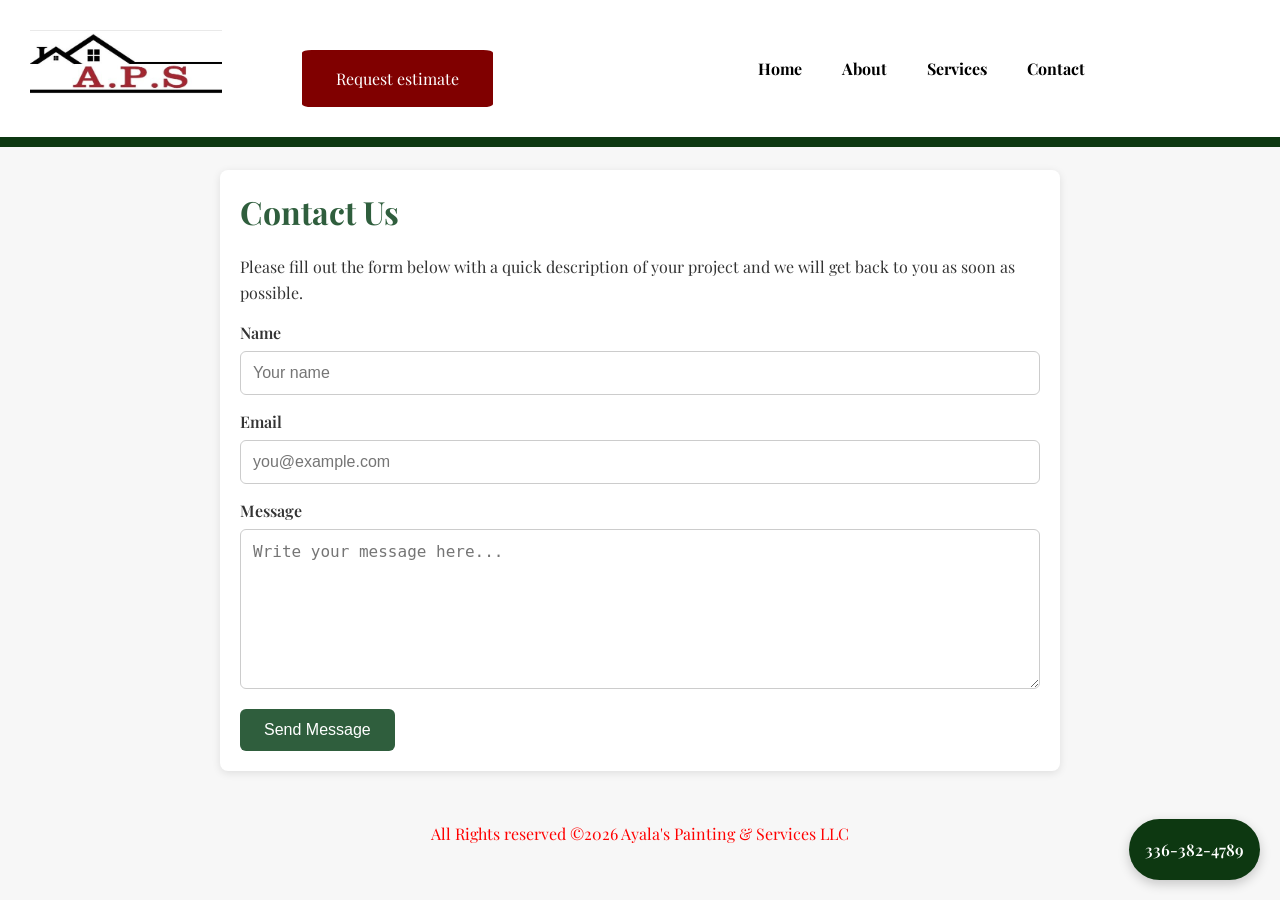
<file: tealist demo website/contact-us.html>
<!DOCTYPE html>
<html lang="en">
<head>
  <meta charset="UTF-8">
  <meta name="viewport" content="width=device-width, initial-scale=1.0">
  <title>Contact Us | Ayala's Painting and Services</title>
  <link rel="stylesheet" href="styles.css">
  <link rel="preconnect" href="https://fonts.googleapis.com">
<link rel="preconnect" href="https://fonts.gstatic.com" crossorigin>
<link href="https://fonts.googleapis.com/css2?family=Playfair+Display:ital,wght@0,400..900;1,400..900&display=swap" rel="stylesheet">
<link rel="preconnect" href="https://fonts.googleapis.com">
<link rel="preconnect" href="https://fonts.gstatic.com" crossorigin>
<link href="https://fonts.googleapis.com/css2?family=Montserrat:ital,wght@0,100..900;1,100..900&family=Playfair+Display:ital,wght@0,400..900;1,400..900&display=swap" rel="stylesheet">
</head>
  </head>
  <!-- Google tag (gtag.js) -->
<script async src="https://www.googletagmanager.com/gtag/js?id=G-82DNTPG3P6"></script>
<script>
  window.dataLayer = window.dataLayer || [];
  function gtag(){dataLayer.push(arguments);}
  gtag('js', new Date());

  gtag('config', 'G-82DNTPG3P6');
</script>
  <style>
    body {
      font-family: Playfair Display, sans-serif;
      margin: 0;
      padding: 0;
      padding-top: 130px;
      background: #f7f7f7;
      color: #333;
    }
    .container {
      max-width: 800px;
      margin: 40px auto;
      padding: 20px;
      background: #fff;
      box-shadow: 0 2px 8px rgba(0,0,0,0.1);
      border-radius: 8px;
    }
    h1 {
      margin-top: 0;
      color: #2f5e3d;
    }
    p {
      line-height: 1.6;
    }
    form {
      display: grid;
      gap: 16px;
    }
    label {
      display: block;
      font-weight: 600;
      margin-bottom: 8px;
    }
    input, textarea {
      width: 100%;
      padding: 12px;
      border: 1px solid #ccc;
      border-radius: 6px;
      font-size: 1rem;
      box-sizing: border-box;
      transition: border-color 0.2s ease, box-shadow 0.2s ease;
    }
    input:user-invalid, textarea:user-invalid {
      border-color: #d9534f;
      box-shadow: 0 0 0 2px rgba(217, 83, 79, 0.15);
    }
    textarea {
      min-height: 160px;
      resize: vertical;

    }
    button {
      width: fit-content;
      padding: 12px 24px;
      background: #2f5e3d;
      color: #fff;
      border: none;
      border-radius: 6px;
      cursor: pointer;
      font-size: 1rem;
    }
    button:hover {
      background: white;
    }
    .floating-call {
      position: fixed;
      right: 20px;
      bottom: 20px;
      display: flex;
      align-items: center;
      gap: 8px;
      background: #0d3811;
      color: white;
      text-decoration: none;
      padding: 20px 16px;
      border-radius: 999px;
      box-shadow: 0 4px 12px rgba(0,0,0,0.2);
      z-index: 1000;
      font-weight: 600;
    }
    .floating-call:hover {
      background: #2f5e3d;
    }
    
    
  </style>
</head>
<body>
  <div id="header">
    <div class="logo-container">
      <a href="index.html">
      <img href="index.html" class="logo" src="foldername/foldername/better-logo.jpg" alt="Logo" width="20%"></a>
      <div class="book-now">
        <a href="contact-us.html">Request estimate</a>
      </div>
    </div>
    <div class="nav-bar">
      <button class="nav-toggle" type="button" aria-expanded="false" aria-controls="site-nav">
        <span></span>
        <span></span>
        <span></span>
      </button>
      <ul id="site-nav">
        <li><a href="index.html">Home</a></li>
        <li><a href="about-page.html">About</a></li>
        <li><a href="services.html">Services</a></li>
        <li><a href="contact-us.html">Contact</a></li>
      </ul>
    </div>
  </div>
  <div class="container">
    <h1>Contact Us</h1>
    <p>Please fill out the form below with a quick description of your project and we will get back to you as soon as possible.</p>
    <form action="https://formspree.io/f/xkolzppe/"
     method="POST">
      <div>
        <label for="name">Name</label>
        <input type="text" id="name" name="name" placeholder="Your name" required minlength="2">
      </div>
      <div>
        <label for="email">Email</label>
        <input type="email" id="email" name="email" placeholder="you@example.com" required>
      </div>
      <div>
        <label for="message">Message</label>
        <textarea id="message" name="message" placeholder="Write your message here..." required></textarea>
      </div>
      <button type="submit">Send Message</button>
    </form>
  </div>
  <a href="tel:336-382-4789" class="floating-call">336-382-4789</a>
  <script src="script.js"></script>
  <footer> 
    <p>All Rights reserved ©2026 Ayala's Painting & Services LLC</p>
</footer>
</body>
</html>
</file>
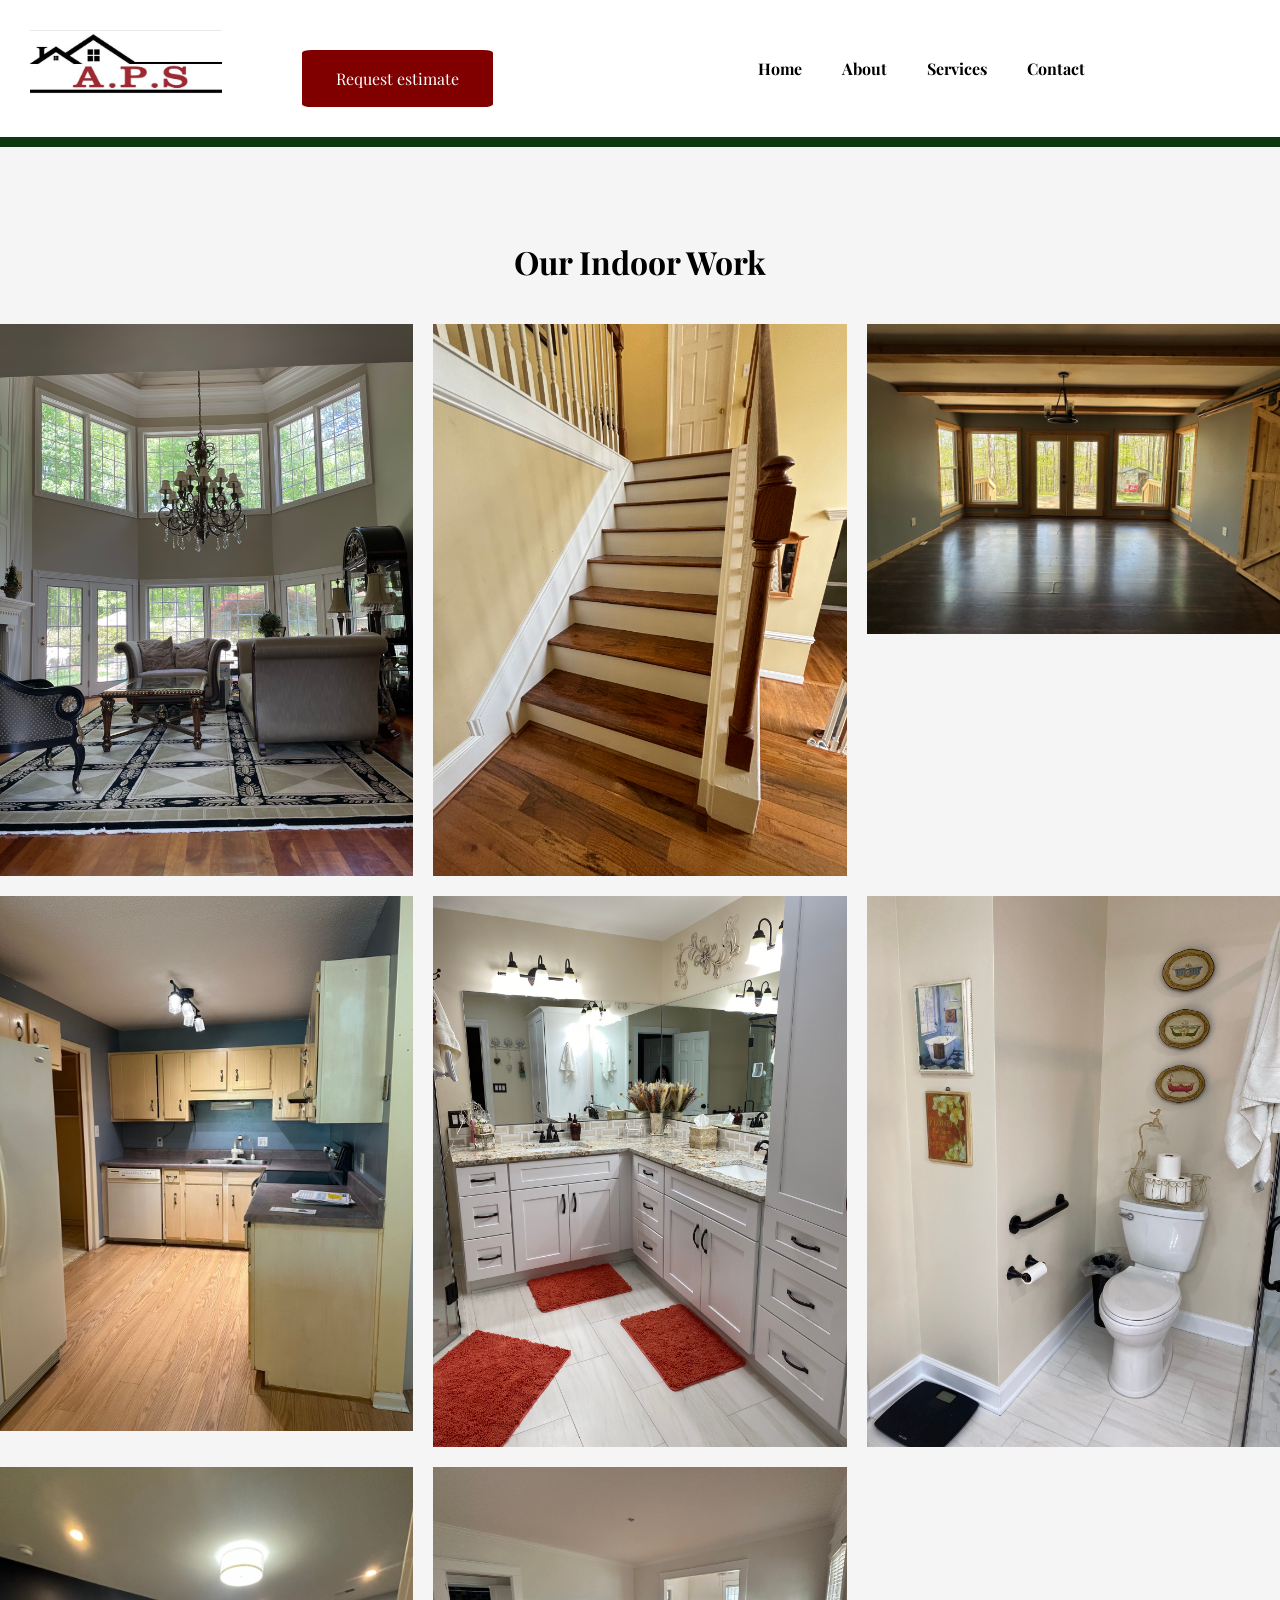
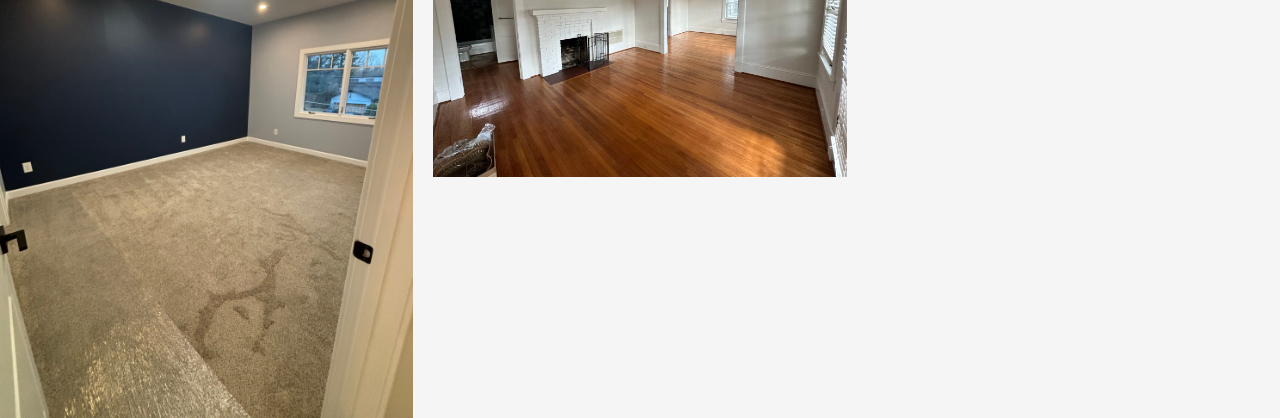
<file: tealist demo website/services.html>
<!DOCTYPE html>
<html lang="en">
<head>
    <meta charset="UTF-8">
    <meta name="viewport" content="width=device-width, initial-scale=1.0">
        <title>Services & Gallery | Ayala Painting & Services</title>
    <link rel="stylesheet" href="styles.css">
    <link rel="stylesheet" href="services.css">
    <link rel="preconnect" href="https://fonts.googleapis.com">
    <link rel="preconnect" href="https://fonts.gstatic.com" crossorigin>
    <link href="https://fonts.googleapis.com/css2?family=Montserrat:ital,wght@0,100..900;1,100..900&family=Playfair+Display:ital,wght@0,400..900;1,400..900&display=swap" rel="stylesheet">
</head>
<!-- Google tag (gtag.js) -->
<script async src="https://www.googletagmanager.com/gtag/js?id=G-82DNTPG3P6"></script>
<script>
  window.dataLayer = window.dataLayer || [];
  function gtag(){dataLayer.push(arguments);}
  gtag('js', new Date());

  gtag('config', 'G-82DNTPG3P6');
</script>
<body>

    <div id="header">
        <div class="logo-container">
           
            <a href="index.html">
            <img class="logo" src="foldername/foldername/better-logo.jpg" alt="Logo" width="20%"></a>
            <div class="book-now">
                <a href="contact-us.html">Request estimate</a>
            </div>
        </div>
        <div class="nav-bar">
            <button class="nav-toggle" type="button" aria-expanded="false" aria-controls="site-nav">
                <span></span>
                <span></span>
                <span></span>
            </button>
            <ul id="site-nav">
                <li><a href="index.html">Home</a></li>
                <li><a href="about-page.html">About</a></li>
                <li><a href="services.html">Services</a></li>
                <li><a href="contact-us.html">Contact</a></li>
            </ul>
        </div>
    </div>

<h1>Our Indoor Work </h1>
<section class="indoor-gallery"> 
    <div class="image">
       <img src="foldername/foldername/img-1.jpg" alt="Indoor Work 1 " width="100%">
       <img src="foldername/foldername/img-2.jpg" alt="Indoor Work 2 " width="100%">
       <img src="foldername/foldername/img-3.jpg" alt="Indoor Work 3 " width="100%">
       <img src="foldername/foldername/img-4.jpg" alt="Indoor Work 4 " width="100%">
       <img src="foldername/foldername/img-5.jpg" alt="Indoor Work 5 " width="100%">
       <img src="foldername/foldername/img-6.jpg" alt="Indoor Work 6 " width="100%">
       <img src="foldername/foldername/img-8.jpg" alt="Indoor Work 7" width="100%">
       <img src="foldername/foldername/img-10.jpg" alt="Indoor Work 8 " width="100%">

    </div>

   
</section>
<section class="outdoor-gallery"> 
    <div class="image"></div>
    <div class="image"></div>
    <div class="image"></div>
    <div class="image"></div>
    <div class="image"></div>
    <div class="image"></div>
    <div class="image"></div>
    <div class="image"></div>
    <div class="image"></div>
    <div class="image"></div>
</section>

<section class="repairs-galley"> 
<div class="image"></div>
<div class="image"></div>
<div class="image"></div>
<div class="image"></div>
<div class="image"></div>
<div class="image"></div>
<div class="image"></div>
<div class="image"></div>
<div class="image"></div>
<div class="image"></div>    
</section>
<script src="script.js"></script>
</body>
</html>
</file>
<file: styles.css>
body{
    font-family: 'Playfair Display', serif;
    margin: auto;
    max-width: 2000px;
    padding: 0px;
    background-color: #f0f0f0;

}
@media screen and (max-width: 1000px) {
    .logo{
        object-fit: contain;
        padding: 10px;
        margin: 10px;
    }
    body {
        padding: 60px;
        margin: 0;
        width: 100%;
        font-size: .8em;

        
    }
    #header {
        position: fixed;
        top: 0;
        left: 0;
        width: 98%;
        z-index: 1000;
    }
    home{
        padding: 0;
        margin: 0;
        width: 100%;
    }
}
@media screen and (max-width: 750px) {
    .logo{
        object-fit: contain;
        padding: 10px;
        margin: 10px;
    }
    body {
        padding: 100px 20px 20px 20px;
        margin: 0;
        width: 100%;
        font-size: .8em;

        
    }
    #header {
        position: fixed;
        top: 0;
        left: 0;
        width: 100%;
        z-index: 1000;
    }
    home{
        padding: 0;
        margin: 0;
        width: 100%;
    }
    .review-container{
        display: grid;
        grid-template-columns: 1fr;
        grid-template-rows: 1fr;
        gap: 10px;
        margin: 20px;
        padding: 20px;
        height: auto;
    }
    .review{
        grid-column: 1 / -1;
       
    }
    .after-quote{
        display: grid;
        grid-template-columns: 1fr;
        grid-template-rows: 1fr;
        gap: 10px;
        margin: 10px;
        padding: 10px;
        height: auto;
    }
    .before-after div img{
        display: grid;
        grid-column: 1;
        grid-row: 1;
        width: 100%;
        height: auto;
  
 
}

.service-area-container{
   
   
    width: 100%;
    margin:auto;
    padding: 20px;
    background-color: #0d3811;
   display: grid;
    grid-column: 1 / 1;
    grid-row: 1;
    grid-template-columns: 1fr;
    grid-template-rows: 1fr;
}
.service-area-container iframe{
    width: 50%;
    height: 300px;
    margin: auto;
    padding: auto;
    margin-top: 20px;
 
}
.nav-bar{
    flex-direction: column;
   display: flex;
   margin: auto;
    padding: 10px;
}
.about-us{
   display: flex;
    flex-direction: column;
    line-height: 1.5;
     display: grid;
    grid-tempalte-columns: 1fr;

}
.about-us img{
    width: 100%;
    height: auto;
    margin: 20px;
    padding: 10px;
    grid-column: 1;
    grid-row: 1;
   

  
}
.nav-bar ul{
    flex-direction: column;
    display: flex;
    margin: 10px;
    padding: 15px;
}
.nav-bar a:hover{
    background-color: #0d3811;
    color: white;
    transition: .2s ease-in-out;
}
}






.nav-bar a{
    text-decoration: none;

    color: black;
    padding: 10px ;
    margin:10px;
    font-weight: bold;
  
    width: 20px;
   



}

.nav-bar a:hover{
   background-color: #0d3811;
   color: white;
  transition: .2s ease-in-out;
  width: 30px;
  



}
#main-content{
    background: white;
    margin: 20px;
    width: 100%;


}
.navbar a::after{
    content: "";
    display: block;
    width: 0;
    height: 2px;
    background-color: #0d3811;
   transition: transform 1s ease-in-out;
   
   

}
.nav-bar{
    display: flex;  justify-content: space-between;  align-items: center;  padding: 1rem 2rem;
font-size: 1.2em;
margin: auto;
margin-right: 5%;


}

.nav-bar ul{
    list-style-type: none;
    display: flex;
    margin: 0 auto;


}

 #header{
    display: flex;
    background-color: white;
    margin: 0;
    border-bottom: 10px solid #0d3811;
    position: fixed;
    top: 0;
   width: 100%;
   z-index: 100;



}

#header h1{
    margin: 0;
    font-size: 1.5em
}
#home{
   padding: 20px;

    background-color: white;
    
 
}

.about-page {
    padding: 8rem 2rem 3rem;
    max-width: 1200px;
    margin: 0 auto;
}

.about-hero {
    display: grid;
    grid-template-columns: 1.2fr 0.8fr;
    gap: 2rem;
    align-items: center;
    background: white;
    padding: 2.5rem;
    border-radius: 20px;
    box-shadow: 0 12px 30px rgba(13, 56, 17, 0.12);
}

.about-text .eyebrow {
    text-transform: uppercase;
    letter-spacing: 0.2em;
    color: #0d3811;
    font-weight: 700;
    font-size: 0.8rem;
    margin-bottom: 0.5rem;
}

.about-text h1 {
    font-family: 'Montserrat', sans-serif;
    font-size: clamp(2rem, 4vw, 3rem);
    color: #0d3811;
    margin: 0 0 1rem;
}

.about-intro {
    font-size: 1.05rem;
    color: #4b4b4b;
    line-height: 1.8;
    margin-bottom: 1.5rem;
}

.about-meta {
    display: grid;
    grid-template-columns: repeat(3, minmax(0, 1fr));
    gap: 1rem;
}

.about-meta div {
    background: #f3f7f1;
    border-left: 4px solid #0d3811;
    padding: 1rem;
    border-radius: 10px;
}

.about-meta strong {
    display: block;
    font-size: 1.25rem;
    color: #0d3811;
    margin-bottom: 0.25rem;
}

.about-meta p {
    margin: 0;
    color: #4b4b4b;
}

.about-photo img {
    width: 100%;
    height: 100%;
    min-height: 320px;
    object-fit: cover;
    border-radius: 20px;
    box-shadow: 0 10px 25px rgba(0, 0, 0, 0.12);
}

.about-details {
    display: grid;
    grid-template-columns: repeat(3, minmax(0, 1fr));
    gap: 1.2rem;
    margin-top: 2rem;
}

.about-detail {
    background: white;
    padding: 1.5rem;
    border-radius: 16px;
    box-shadow: 0 10px 25px rgba(13, 56, 17, 0.08);
}

.about-detail h2 {
    font-family: 'Montserrat', sans-serif;
    font-size: 1.2rem;
    color: #0d3811;
    margin-top: 0;
    margin-bottom: 0.75rem;
}

.about-detail p,
.about-detail li {
    color: #4b4b4b;
    line-height: 1.7;
}

.about-detail ul {
    padding-left: 1.2rem;
    margin: 0;
}

@media screen and (max-width: 900px) {
    .about-hero {
        grid-template-columns: 1fr;
    }

    .about-details {
        grid-template-columns: 1fr;
    }
}

@media screen and (max-width: 600px) {
    .about-page {
        padding: 7rem 1rem 2rem;
    }

    .about-hero {
        padding: 1.25rem;
    }

    .about-meta {
        grid-template-columns: 1fr;
    }
}


}
.service-title{
    text-align: center;
    font-size: 3em;
    margin: 40px;
    padding: 20px;
    color: #0d3811;

 
    
}

.home-page-img{
    width: 50%;

}
#home{
    display: flex;
    justify-content: center;
    align-items: center;
}
.view-projects{
    background-color: white;
  


margin-top: 0 auto;
padding: 5px 5px;
display: flex;
justify-content: center;
align-items: center;



}
.view-projects:hover{
    background-color: white;
    box-shadow: 0 0 10px rgba(0, 0, 0, 0.5);
    border: 2px solid #0d3811;
    transition: .2s ease-in-out;
    
}

.icon {
border: solid black;  border-width: 0 3px 3px 0;  display: inline-block;  padding: 6px;  transform: rotate(-45deg);
display: flex;
align-items: center;

justify-content: center;
margin-left: 10px;


}
.icon:hover{
    animation: slideRight 1.2s ease-in-out;
    animation-fill-mode: forwards;
}

@keyframes slideRight {
  from {
    transform: translate(0);
  }
  to {
    transform: translate(10px);
     /* Adjust distance as needed */
  }
}
.estimate-btn{
    background-color: #0d3811;
    color: white;
    border: none;
    padding: 20px;
    margin: 20px;
    cursor: pointer;
    text-align: center;
    width: 80%;

}
.home-text{
font-size: 1em;
font-weight: normal;
margin: 20px;
padding: 10px;
}
.estimate-btn:hover{
    background-color: white;
    color: #0d3811;
  border:none;
  box-shadow: 0 0 10px rgba(0, 0, 0, 0.5);
  transform:   scale(1.0);
  transition: .2s ease-in-out;
  


}
.book-now a{
    background-color: #800000;
    border-radius: 5%;
  
  
    text-decoration: none;
    color: white;
display: flex;  justify-content: space-between;  align-items: center;  padding: 1rem 2rem;
margin-top: 20px;
margin-left: 50px;
border: 2px solid #800000;
}




























    




.book-now a:hover{
    background-color: white;
    color: #800000;
    transition: ease .2s;
    
    
}

.why-choose-us{
    background-color: #fff;
    margin: 20px 0;
    padding: 20px;

   




}
.why-choose-us h2{
    text-align: center;
font-size: 2em;

line-height: 1em;
margin: 20px;




}
.why-choose-us p{
    line-height: 2em;
    font-weight: normal;
    font-size: 1.3em;
    margin: 10px 0;
    text-align: center;
    color: black;

}
.why-choose-us ul{
    display: flex;
    justify-content: space-around;
    align-items: center;
    margin: auto;
    list-style-type: bullet;
    padding: 20px;
    margin: 0 auto;
    margin-bottom: 50px;
    background-color: #0d3811DF;
    color: white;
    

}
.why-choose-us ul li{
    font-size: 1.2em;
margin: 0 20px;
align-items: center;


}
.review-container{
    display: grid;
    grid-template-columns: 1fr 1fr;
    background-color: #800000;
    margin: 20px;
    padding: 20px;
    gap: 10px;
   height: auto;

   



}
.review{
    background-color: white;
    color: black;
    text-align: center;
    padding: 30px;
    margin: 10px;
    font-size: 1.3em;
      border-radius: 10px;



}



.business-icons{
    display: flex;
    justify-content: space-around;
    align-items: center;
    margin-top: 20px;
    margin: auto;
    margin-bottom: 100px;

}
.commitment{
    font-weight: bold;
    font-size: 3em;
    text-align: center;

margin: 10px;

}
hr{
    width: 50%;
    margin: 20px auto;
}
.commitment > span{
font-weight: bold;

}

.image-gallery{
width: 100%;
height: 100%;
display: grid;
grid-template-columns: 1fr 1fr 1fr;
grid-template-rows: 1fr 1fr 1fr;
gap: 10px;



}
.logo{
    margin: 5px;

}

#main-content{
    margin: 20px 0;
    

}

.our-services > h2{
font-size: 2em;
text-align: center;
margin-bottom: 100px;
line-height: 1.5;
margin-top: 200px;



}

 .services-list{
    margin: 0 auto;
    display: grid;
    grid-template-columns: 1fr 1fr 1fr;
    grid-template-rows: 1fr;
    gap: 10px;
    margin-bottom: 300px;
    
}
.services-list > div{
border: 2px solid black;
padding: 10px;
box-shadow: 0 0 10px rgba(0, 0, 0, 0.8);
font-weight: normal;

}

.services-list > div:hover{
    background-color: #f0f0f0;
    box-shadow: 0 0 10px rgba(177, 25, 25, 0.5);
    transition: .2s ease-in-out;
    transform: scale(.95);
    border: 2px solid #800000;
    
}

.services-list  img{

width: 100%;
height: 100%;

margin: 0 auto;




}
.services-list h3{
    font-size: 1.5em;
    text-align: center;
    margin: auto;
    margin-bottom: 80px;

}


 .services-list li{
    margin: auto;
  
 }
.before-after{
    display: grid;
    grid-template-columns: 1fr 1fr;
    grid-template-rows: 1fr;
    column-gap: 10px;
    margin: 10px;

    
    
}
.before-after > h3{
   grid-row-start: 1;
   text-align: center;
   margin-bottom: 10px;
}


.insurance h4{
    font-size: 2em;
    text-align: center;
}
.insurance p{
    margin-bottom: 175px;
    font-size: 1.3em;
    margin: 20px;
    padding: 10px;


}

.contact-container{
    font-size: 1.2em;
    margin: auto;
    background-color: #0d3811;
    padding: 20px;
    display: grid;
    grid-template-columns: 1fr 1fr;
    grid-template-rows: auto;
    width: 96%;

}

.contact-container h6{
    font-size: 1.8em;
    margin: auto;
    padding: auto;
    

}
.contact-notice{
    background-color: white;
    padding: 10px;
    margin: auto;
    width: 80%;
    height: 90%;

}

.contact-notice p{
    font-size: 1.2em;
   
    margin: 20px;
    padding: 20px;
    color: black;
    display: flex;
    justify-content: center;    
    align-items: center;


}
.contact-container p{
  
font-size: 1em;


}

.contact-container .contact-text{
    background-color: white;
   
    margin: 0;


}



.phone{
    background: green;
    font-family: sans-serif;
    color: white;
    text-align: center;
    padding: 5px;
    margin: 5px;
    

}
.phone a{
    text-decoration: none;
    color: black;
}

.email-2{
    background: green;
    font-family: sans-serif;
    color: white;
    text-align: center;
    padding: 30px;
    margin: 5px;


}
.email-2 a{
    text-decoration: none;
    color: black;
}
.email-2:hover{
    background-color: white;
    color: red;
    transition: .2s ease-in-out;
    box-shadow: 0 0 10px rgba(0, 0, 0, 0.5);
}
.phone:hover{
    background-color: white;
    color: green;
    transition: .2s ease-in-out;
    box-shadow: 0 0 10px rgba(0, 0, 0, 0.5);
}





.service-area-container iframe{
   

    border: none;
    margin: auto;
    padding: auto;
    margin-top: 20px;

}
.service-area ul{
    list-style-type: bullet;
    margin: auto;
    padding: 20px;
    font-size: 1.3em;
    line-height: 2em;

}
.service-area-container{
    display: grid;
    grid-template-columns: 1fr 1fr;
    grid-template-rows: 1fr;
    gap: 10px;
    justify-content: center;
    align-items: center;
    margin: auto;
    padding: 20px;
        background-color: #0d3811;
    color: white;
   
  
  
    font-size: 1.2em;
}
.services-list a{
    text-decoration: none;
    color: #0d3811;
}
.our-services h2{
    background-color: #800000;
    color: white;
    margin: 5px;
    margin-bottom: 20px;
    padding: 10px;
    margin-top: 200px;

}

.about-us h2{
    background-color: #800000;
    color: white;
    margin: 5px;
    margin-bottom: 20px;
    padding: 10px;
    margin-top: 200px;

}
.about-us p{
    font-size: 1.2em;
    line-height: 2em;
    margin: 20px;
    padding: 10px;
    background-color: smokewhite;
}
.about-btn p{
    background-color: #0d3811;
    color: white;
    padding: 10px;
    margin: 20px;
    text-align: center;
    width: 200px;
}
.about-btn p:hover{
    background-color: white;
    color: #0d3811;
    transition: .2s ease-in-out;
    box-shadow: 0 0 10px rgba(0, 0, 0, 0.5);
}

.about-us img{
    width: 80%;
    height: auto;
    margin: 20px;
    padding: 10px;
}
.about-us{
    display: grid;
    grid-template-columns: 1fr 1fr;
}

@media screen and (max-width: 900px) {
    html {
        font-size: 16px;
    }

    body {
        margin: 0;
        padding: 140px 0 0;
        min-width: 0;
    }

    img, picture, video, iframe, embed, object {
        max-width: 100%;
        height: auto;
    }

    #header {
        display: flex;
        flex-wrap: wrap;
        justify-content: space-between;
        align-items: center;
        padding: 0.75rem 1rem;
        gap: 0.75rem;
    }

    .logo {
        max-width: 180px;
        width: auto;
        margin: 0;
    }

    .book-now {
        width: 100%;
        text-align: center;
    }

    .book-now a {
        width: auto;
        padding: 0.8rem 1rem;
        margin: 0.5rem auto;
        display: inline-block;
    }

    .nav-bar {
        width: 100%;
        margin: 0;
    }

    .nav-bar ul {
        flex-direction: row;
        flex-wrap: wrap;
        justify-content: center;
        gap: 0.5rem;
        margin: 0;
        padding: 0;
    }

    .nav-bar li {
        margin: 0;
    }

    .nav-bar a {
        padding: 0.75rem 1rem;
        margin: 0;
        font-size: 0.95rem;
    }

    #home {
        display: flex;
        flex-direction: column;
        align-items: center;
        text-align: center;
        padding: 1rem;
    }

    .home-page-img {
        width: 100%;
    }

    .home-text {
        width: 100%;
        padding: 1rem;
    }

    .estimate-btn,
    .about-btn p,
    .book-now a {
        width: auto;
        max-width: 100%;
    }

    .service-title,
    .why-choose-us h2,
    .insurance h4,
    .contact-container h6,
    .about-us h2 {
        font-size: clamp(1.4rem, 4vw, 2rem);
    }

    .review-container {
        grid-template-columns: 1fr;
        padding: 1rem;
        margin: 1rem 0;
    }

    .before-after {
        grid-template-columns: 1fr;
    }

    .before-after > h3,
    .before-after > div {
        width: 100%;
    }

    .services-list {
        grid-template-columns: 1fr;
        gap: 1rem;
        margin-bottom: 2rem;
        padding: 0 1rem;
    }

    .services-list > div {
        max-width: 100%;
        margin: 0 auto;
    }

    .service-area-container,
    .contact-container,
    .about-us,
    .why-choose-us ul,
    .image-gallery {
        grid-template-columns: 1fr;
    }

    .service-area-container {
        padding: 1rem;
        gap: 1rem;
    }

    .service-area-container iframe {
        width: 100%;
        min-height: 320px;
        height: auto;
    }

    .contact-container {
        width: 100%;
        padding: 1rem;
        gap: 1rem;
    }

    .contact-notice {
        width: 100%;
        margin: 0;
    }

    .business-icons {
        flex-direction: column;
        gap: 1rem;
    }

    .why-choose-us ul {
        flex-direction: column;
        align-items: flex-start;
        padding: 1rem;
    }

    .about-us {
        grid-template-columns: 1fr;
    }

    .about-us img {
        width: 100%;
        max-width: 420px;
        margin: 0 auto 1rem;
    }

    .about-page {
        padding: 3rem 1rem 2rem;
    }

    .about-hero,
    .about-details {
        grid-template-columns: 1fr;
    }

    .about-meta {
        grid-template-columns: 1fr;
    }

    .service-area ul {
        padding: 1rem;
    }

    footer {
        padding: 1rem;
        text-align: center;
    }
}
</file>
<file: tealist demo website/styles.css>
body{
    font-family: 'Playfair Display', sans-serif;
    margin: auto;
    max-width: 100%;
    padding: 0px;
    background-color: #f0f0f0;
    color: black;
    

}
footer p{
    text-align: center;
    font-size: 1em;
    color: red;
    padding: 10px;
}









.nav-bar a{
    text-decoration: none;

    color: black;
    padding: 10px ;
    margin:10px;
    font-weight: bold;
  
    width: 20px;
   



}

.nav-bar a:hover{
   background-color: #0d3811;
   color: white;
  transition: .2s ease-in-out;
  width: 30px;
  



}
#main-content{
    background: white;
    margin: 20px;
    width: 100%;
   


}
.navbar a::after{
    content: "";
    display: block;
    width: 0;
    height: 2px;
    background-color: #0d3811;
   transition: transform 1s ease-in-out;
   
   

}
.nav-bar{
    display: flex; 
    justify-content: space-evenly;
    font-size: 1em;
    margin: auto;
}

.nav-bar ul{
    list-style-type: none;
    display: flex;
    margin: 0 auto;
}

.nav-toggle {
    display: none;
    border: none;
    background: transparent;
    padding: 0.4rem;
    cursor: pointer;
}

.nav-toggle span {
    display: block;
    width: 24px;
    height: 2px;
    background-color: #0d3811;
    margin: 4px 0;
}

 #header{
    display: flex;
    background-color: white;
    margin: 0;
    border-bottom: 10px solid #0d3811;
    position: fixed;
    top: 0;
   width: 100%;
   z-index: 100;



}
.logo-container{
    display: flex;
    margin: 10px;
    padding: 10px;
  

}
.logo-container p{
    font-size: 1.5em;
    font-weight: bold;
    color: #0d3811;
    margin: 10px;
    padding: 10px;
   display: flex;
    justify-content: center;
    align-items: center;

}
.logo-container .book-now{
    margin-left: 10px;
    padding: 10px;
    display: flex;
    justify-content: center;
    align-items: center;
    object-fit: contain;

}
.logo-container  img{
    width: 12em;
    height: auto;
    margin: 0 auto;
    padding: 10px;
}

#header h1{
    margin: 0;
    font-size: 1.5em
}
#home{
   padding: 0px;

    background-color: white;
    padding-top: 140px;
    
 
}

.about-page {
    padding: 8rem 2rem 3rem;
    max-width: 1200px;
    margin: 0 auto;
}

.about-hero {
    display: grid;
    grid-template-columns: 1.2fr 0.8fr;
    gap: 2rem;
    align-items: center;
    background: white;
    padding: 2.5rem;
    border-radius: 20px;
    box-shadow: 0 12px 30px rgba(13, 56, 17, 0.12);
}

.about-text .eyebrow {
    text-transform: uppercase;
    letter-spacing: 0.2em;
    color: #0d3811;
    font-weight: 700;
    font-size: 0.8rem;
    margin-bottom: 0.5rem;
}

.about-text h1 {
    font-family: 'Montserrat', sans-serif;
    font-size: clamp(2rem, 4vw, 3rem);
    color: #0d3811;
    margin: 0 0 1rem;
}

.about-intro {
    font-size: 1.05rem;
    color: #4b4b4b;
    line-height: 1.8;
    margin-bottom: 1.5rem;
}

.about-meta {
    display: grid;
    grid-template-columns: repeat(3, minmax(0, 1fr));
    gap: 1rem;
}

.about-meta div {
    background: #f3f7f1;
    border-left: 4px solid #0d3811;
    padding: 1rem;
    border-radius: 10px;
}

.about-meta strong {
    display: block;
    font-size: 1.25rem;
    color: #0d3811;
    margin-bottom: 0.25rem;
}

.about-meta p {
    margin: 0;
    color: #4b4b4b;
}

.about-photo img {
    width: 100%;
    height: 100%;
    min-height: 320px;
    object-fit: cover;
    border-radius: 20px;
    box-shadow: 0 10px 25px rgba(0, 0, 0, 0.12);
}

.about-details {
    display: grid;
    grid-template-columns: repeat(3, minmax(0, 1fr));
    gap: 1.2rem;
    margin-top: 2rem;
}

.about-detail {
    background: white;
    padding: 1.5rem;
    border-radius: 16px;
    box-shadow: 0 10px 25px rgba(13, 56, 17, 0.08);
}

.about-detail h2 {
    font-family: 'Montserrat', sans-serif;
    font-size: 1.2rem;
    color: #0d3811;
    margin-top: 0;
    margin-bottom: 0.75rem;
}

.about-detail p,
.about-detail li {
    color: #4b4b4b;
    line-height: 1.7;
}

.about-detail ul {
    padding-left: 1.2rem;
    margin: 0;
}





.service-title{
    text-align: center;
    font-size: 3em;
    margin: 40px;
    padding: 20px;
    color: #0d3811;

 
    
}

.home-page-img{
    width: 50%;

}
#home{
    display: flex;
    justify-content: center;
    align-items: center;
}
.view-projects{
    background-color: white;
  


margin-top: 0 auto;
padding: 5px 5px;
display: flex;
justify-content: center;
align-items: center;



}
.view-projects:hover{
    background-color: white;
    box-shadow: 0 0 10px rgba(0, 0, 0, 0.5);
    border: 2px solid #0d3811;
    transition: .2s ease-in-out;
    
}

.icon {
border: solid black;  border-width: 0 3px 3px 0;  display: inline-block;  padding: 6px;  transform: rotate(-45deg);
display: flex;
align-items: center;

justify-content: center;
margin-left: 10px;


}
.icon:hover{
    animation: slideRight 1.2s ease-in-out;
    animation-fill-mode: forwards;
}

@keyframes slideRight {
  from {
    transform: translate(0);
  }
  to {
    transform: translate(10px);
     /* Adjust distance as needed */
  }
}
.estimate-btn{
    background-color: #0d3811;
    color: white;
    border: none;
    padding: 20px;
    margin: 20px;
    cursor: pointer;
    text-align: center;
    width: 80%;

}
.home-text{
font-size: 1em;
font-weight: normal;
margin: 20px;
padding: 10px;
}
.estimate-btn:hover{
    background-color: white;
    color: #0d3811;
  border:none;
  box-shadow: 0 0 10px rgba(0, 0, 0, 0.5);
  transform:   scale(1.0);
  transition: .2s ease-in-out;
  


}
.book-now a{
    background-color: #800000;
    border-radius: 5%;
  
  
    text-decoration: none;
    color: white;
display: flex;  justify-content: space-between;  align-items: center;  padding: 1rem 2rem;
margin-top: 20px;
margin-left: 50px;
border: 2px solid #800000;
}




























    




.book-now a:hover{
    background-color: white;
    color: #800000;
    transition: ease .2s;
    
    
}

.why-choose-us{
    background-color: #fff;
    margin: 20px 0;
    padding: 20px;

   




}
.why-choose-us h2{
    text-align: center;
font-size: 2em;

line-height: 1em;
margin: 20px;




}
.why-choose-us p{
    line-height: 2em;
    font-weight: normal;
    font-size: 1.3em;
    margin: 10px 0;
    text-align: center;
    color: black;

}
.why-choose-us ul{
    display: flex;
    justify-content: space-around;
    align-items: center;
    margin: auto;
    list-style-type: bullet;
    padding: 20px;
    margin: 0 auto;
    margin-bottom: 50px;
    background-color: #0d3811DF;
    color: white;
    

}
.why-choose-us ul li{
    font-size: 1.2em;
margin: 0 20px;
align-items: center;


}
.review-container{
    display: grid;
    grid-template-columns: 1fr 1fr;
    background-color: #800000;
    margin: 20px;
    padding: 20px;
    gap: 10px;
   height: auto;

   



}
.review{
    background-color: white;
    color: black;
    text-align: center;
    padding: 30px;
    margin: 10px;
    font-size: 1.3em;
      border-radius: 10px;



}



.business-icons{
    display: flex;
    justify-content: space-around;
    align-items: center;
    margin-top: 20px;
    margin: auto;
    margin-bottom: 100px;

}
.commitment{
    font-weight: bold;
    font-size: 3em;
    text-align: center;

margin: 10px;

}
hr{
    width: 50%;
    margin: 20px auto;
}
.commitment > span{
font-weight: bold;

}

.image-gallery{
width: 100%;
height: 100%;
display: grid;
grid-template-columns: 1fr 1fr 1fr;
grid-template-rows: 1fr 1fr 1fr;
gap: 10px;



}
.logo{
    margin: 5px;

}

#main-content{
    margin: 20px 0;
    

}

.our-services > h2{
font-size: 2em;
text-align: center;
margin-bottom: 100px;
line-height: 1.5;
margin-top: 200px;



}

 .services-list{
    margin: auto;
    display: grid;
    grid-template-columns: 1fr 1fr 1fr;
    grid-template-rows: 1fr;
    gap: 10px;
    margin-bottom: 300px;
    background-color: #0d3811;
    width: 100%;
    height: 100%;
    padding-top: 20px;
    padding-bottom: 20px
    ;
    
    
}
.services-list > div{
border: 2px solid black;
padding: 10px;
box-shadow: 0 0 10px rgba(0, 0, 0, 0.8);
font-weight: normal;
background-color: white;





}

.services-list > div:hover{
    background-color: #f0f0f0;
    box-shadow: 0 0 10px rgba(177, 25, 25, 0.5);
    transition: .2s ease-in-out;
    transform: scale(.95);
    border: 2px solid #800000;
    
}

.services-list  img{

width: 100%;
height: 100%;

margin: 0 auto;




}
.services-list h3{
    font-size: 1.5em;
    text-align: center;
    margin: auto;
    margin-bottom: 80px;

}


 .services-list li{
    margin: auto;
  
 }
.before-after{
    display: grid;
    grid-template-columns: 1fr 1fr;
    grid-template-rows: 1fr ;
    column-gap: 10px;
    margin: 10px;

    
    
}
.before-after img{
    width: 100%;
    height: auto;
    margin: 0 auto;
}
.before-after > h3{
   grid-row-start: 1;
   text-align: center;
   margin-bottom: 10px;
}


.insurance h4{
    font-size: 2em;
    text-align: center;
}
.insurance p{
    margin-bottom: 175px;
    font-size: 1.3em;
    margin: 20px;
    padding: 10px;


}

.contact-container{
    font-size: 1.2em;
    margin: auto;
    background-color: #0d3811;
    padding: 20px;
    display: grid;
    grid-template-columns: 1fr;
    grid-template-rows: auto;
    width: 96%;

}

.contact-container h6{
    font-size: 1.8em;
    margin: auto;
    padding: auto;
    

}



.contact-container p{
  
font-size: 1em;


}

.contact-container .contact-text{
    background-color: white;
   
    margin: 0;


}

.contact-container .contact-form {
    display: grid;
    columns: 1fr;
    rows: auto;
    gap: 12px;
    margin: 20px;
}

.contact-container .contact-form label {
    display: block;
    font-weight: 600;
    margin-bottom: 6px;
    color: #0d3811;
}

.contact-container .contact-form input,
.contact-container .contact-form textarea {
    width: 100%;
    padding: 10px 12px;
    border: 1px solid #cbd5c0;
    border-radius: 6px;
    box-sizing: border-box;
    font-size: 0.95rem;
}

.contact-container .contact-form textarea {
    min-height: 120px;
    resize: vertical;
}

.contact-container .contact-form button {
    width: fit-content;
    padding: 10px 18px;
    border: none;
    border-radius: 6px;
    background-color: #0d3811;
    color: white;
    cursor: pointer;
}

.phone{
    background: green;
    font-family: sans-serif;
    color: white;
    text-align: center;
    padding: 5px;
    margin: 5px;
    

}
.phone a{
    text-decoration: none;
    color: black;
}

.email-2{
    background: green;
    font-family: sans-serif;
    color: white;
    text-align: center;
    padding: 30px;
    margin: 5px;


}
.email-2 a{
    text-decoration: none;
    color: black;
}
.email-2:hover{
    background-color: white;
    color: red;
    transition: .2s ease-in-out;
    box-shadow: 0 0 10px rgba(0, 0, 0, 0.5);
}
.phone:hover{
    background-color: white;
    color: green;
    transition: .2s ease-in-out;
    box-shadow: 0 0 10px rgba(0, 0, 0, 0.5);
}





.service-area-container iframe{
   

    border: none;
    margin: auto;
    padding: auto;
    margin-top: 20px;

}
.service-area ul{
    list-style-type: bullet;
    margin: auto;
    padding: 20px;
    font-size: 1.3em;
    line-height: 2em;

}
.service-area-container{
    display: grid;
    grid-template-columns: 1fr 1fr;
    grid-template-rows: 1fr;
    gap: 10px;
    justify-content: center;
    align-items: center;
    margin: auto;
    padding: 20px;
        background-color: #0d3811;
    color: white;
   
  
  
    font-size: 1.2em;
}
.services-list a{
    text-decoration: none;
    color: #0d3811;
}
.our-services h2{
    background-color: #800000;
    color: white;
    margin: 5px;
    margin-bottom: 20px;
    padding: 10px;
    margin-top: 200px;

}

.about-us h2{
    background-color: #800000;
    color: white;
    margin: 5px;
    margin-bottom: 20px;
    padding: 10px;
    margin-top: 200px;

}
.about-us p{
    font-size: 1.2em;
    line-height: 2em;
    margin: 20px;
    padding: 10px;
    background-color: smokewhite;
}
.about-btn p{
    background-color: #0d3811;
    color: white;
    padding: 10px;
    margin: 20px;
    text-align: center;
    width: 200px;
}
.about-btn p:hover{
    background-color: white;
    color: #0d3811;
    transition: .2s ease-in-out;
    box-shadow: 0 0 10px rgba(0, 0, 0, 0.5);
}

.about-us img{
    width: 80%;
    height: auto;
    margin: 20px;
    padding: 10px;
}
.about-us{
    display: grid;
    grid-template-columns: 1fr 1fr;
}

@media screen and (max-width: 768px) {
    html {
        font-size: 16px;
    }

    body {
        margin: 0;
        padding: 140px 0 0;
        min-width: 0;
    }

    img, picture, video, iframe, embed, object {
        max-width: 100%;
        height: auto;
    }

    #header {
        display: flex;
        flex-wrap: wrap;
        justify-content: space-between;
        align-items: center;
        padding: 0.75rem 1rem;
        gap: 0.75rem;
    }

    .logo {
        max-width: 180px;
        width: auto;
        margin: 0;
    }

    .book-now {
        width: 100%;
        text-align: center;
    }

    .book-now a {
        width: auto;
        padding: 0.8rem 1rem;
        margin: 0.5rem auto;
        display: inline-block;
    }

    .nav-bar {
        width: 100%;
        margin: 0;
        flex-direction: column;
        align-items: flex-end;
    }

    .nav-toggle {
        display: block;
      
    }
    .nav-bar button{
        margin-right: 40px;

    }

    .nav-bar ul {
        display: none;
        flex-direction: column;
        width: 100%;
        gap: 0.35rem;
        padding: 0.5rem 0 0;
        margin: 0;
    }

    .nav-bar.open ul {
        display: flex;
    }

    .nav-bar li {
        margin: 0;
    }

    .nav-bar a {
        padding: 0.75rem 1rem;
        margin: 0;
        font-size: 1rem;
        display: flex;
        justify-content: center;
    }

    #home {
        display: flex;
        flex-direction: column;
        align-items: center;
        text-align: center;
        padding: 1rem;
    }

    .home-page-img {
        width: 100%;
    }

    .home-text {
        width: 100%;
        padding: 1rem;
    }

    .estimate-btn,
    .about-btn p,
    .book-now a {
        width: 50%;
        max-width: 100%;
        margin: 0.5rem auto;
        display: flex;
        justify-content: center;
        
        

    }
   

       
    .logo-container {
        display: flex;
       flex-direction: row;
        justify-content: space-between;
        align-items: center;
        width: 100%;
        margin: 0 auto;
        padding: 0.5rem 1rem;

    }

    .service-title,
    .why-choose-us h2,
    .insurance h4,
    .contact-container h6,
    .about-us h2 {
        font-size: clamp(1.4rem, 4vw, 2rem);
    }

    .review-container {
        grid-template-columns: 1fr;
        padding: 1rem;
        margin: 1rem 0;
    }

    .before-after {
        grid-template-columns: 1fr;
    }

    .before-after > h3,
    .before-after > div {
        grid-column: 1;
        text-align: center;
        grid-row: auto;
    }

    .services-list {
        grid-template-columns: 1fr;
        gap: 1rem;
        margin-bottom: 2rem;
        padding: 0;
    }

    .services-list > div {
        max-width: 100%;
        margin: 20px;
        
    }
    .services-list li{
        font-size: 1.3rem;
        line-height: 1.5;
  display: inline-block;
      
        margin-left: 1rem;
        margin-bottom: 0.5rem;

        
    }
 

    .service-area-container,
    .contact-container,
    .about-us,
    .why-choose-us ul,
    .image-gallery {
        grid-template-columns: 1fr;
    }

    .service-area-container {
        padding: 1rem;
        gap: 1rem;
    }

    .service-area-container iframe {
        width: 100%;
        min-height: 320px;
        height: auto;
    }

    .contact-container {
        width: 98%;
        padding: 1rem;
        gap: 1rem;
    }

    .contact-notice {
        width: 100%;
        margin: 0;
    }

    .business-icons {
        flex-direction: row;
        gap: 1rem;
    }

    .why-choose-us ul {
        flex-direction: column;
        align-items: flex-start;
        padding: 1rem;
    }

    .about-us {
        grid-template-columns: 1fr;
    }

    .about-us img {
        width: 100%;
        max-width: 420px;
        margin: 0 auto 1rem;
    }

    .about-page {
        padding: 3rem 1rem 2rem;
    }

    .about-hero,
    .about-details {
        grid-template-columns: 1fr;
    }

    .about-meta {
        grid-template-columns: 1fr;
    }

    .service-area ul {
        padding: 1rem;
    }

    footer {
        padding: 1rem;
        text-align: center;
    }

    .whychoose-us ul li {
        font-size: 1rem;
        margin: 0.5rem 0;
        justify-content: center;
        felx-direction: column;

    }

}

@media screen and (min-width: 769px) and (max-width: 1024px) {
    .services-list li {
        font-size: 1.2rem;
        line-height: 1.5;
        display: block;
margin-left: 1rem;
        margin-bottom: 0.5rem;
    }
    .nav-bar ul{
        display: block;
        margin: 10px;
        padding: 10px;
       

    }
    .nav-bar a{
 padding-bottom: 10px;
 margin-bottom: 10px;
      
    
   

    }
}
</file>
<file: services.css>
body{
    padding: 0;
    margin: auto;
    background-color: #f5f5f5;

}

h1{
    padding: 80px 0 20px 0;
    margin-top: 80px;
    display: flex;
    justify-content: center;    


}
.image{
    display: grid;
    grid-template-columns: repeat(3, 1fr);
    gap: 20px;
    width: 100%;
    
}
</file>
<file: tealist demo website/services.css>
body{
    padding: 0;
    margin: auto;
    background-color: #f5f5f5;
    padding-top: 80px;

}

.book-now a{
    background-color: #800000;
    border-radius: 5%;
    text-decoration: none;
    color: white;
    display: flex;
    justify-content: space-between;
    align-items: center;
    padding: 1rem 2rem;
    margin-top: 20px;
    margin-left: 50px;
    border: 2px solid #800000;
}

.book-now a:hover{
    background-color: white;
    color: #800000;
    transition: ease .2s;
}

h1{
    padding: 80px 0 20px 0;
    margin-top: 80px;
    display: flex;
    justify-content: center;    


}
.image{
    display: grid;
    grid-template-columns: repeat(3, 1fr);
    gap: 20px;
    width: 100%;

}

@media (max-width: 768px) {
    .book-now {
        width: 100%;
        text-align: center;
    }

    .book-now a {
        width: auto;
        padding: 0.8rem 1rem;
        margin: 0.5rem auto;
        display: inline-block;
    }
}
</file>
